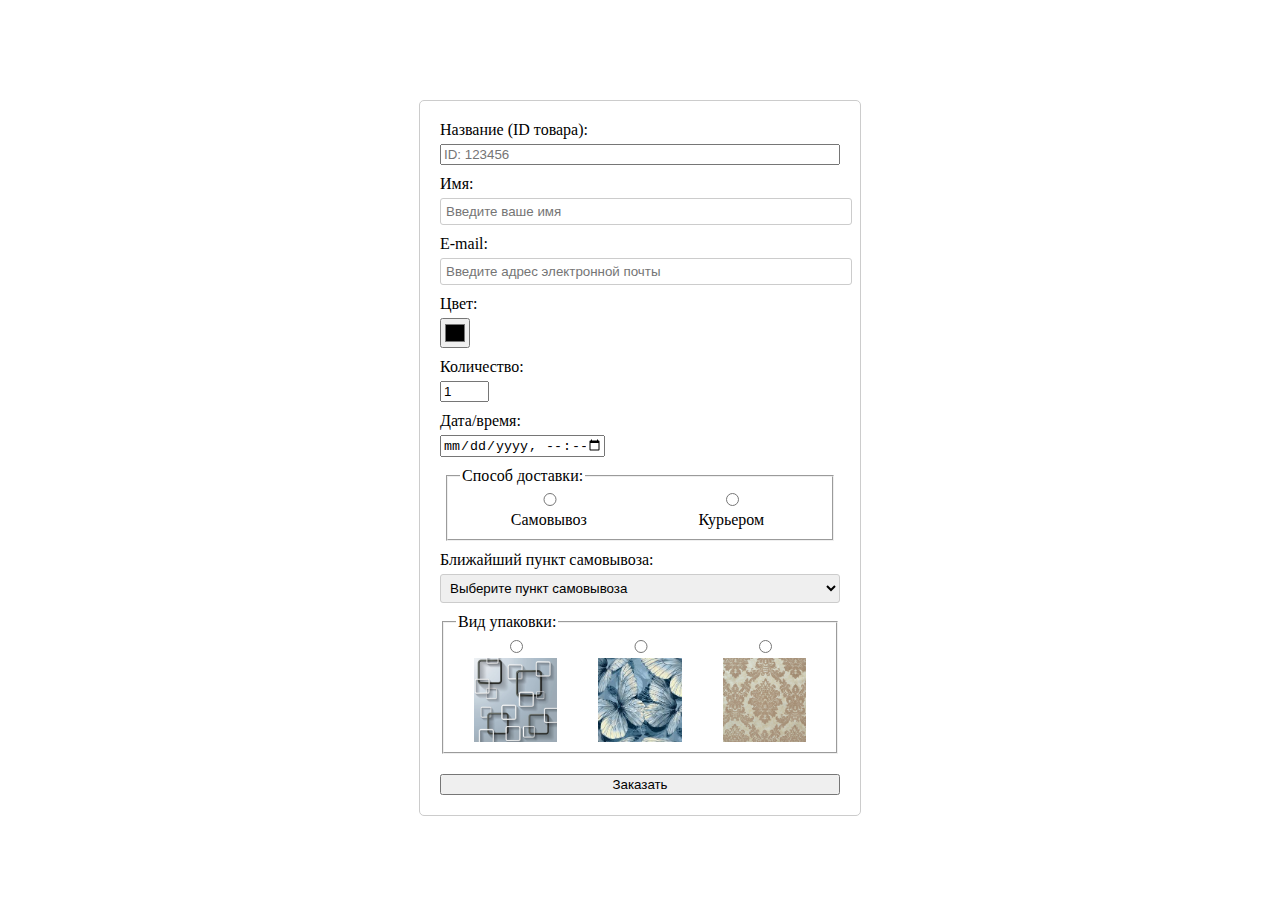
<file: form/index.html>
<!DOCTYPE html>
<html>
  <head>
    <meta charset="UTF-8" />
    <title>Заказ товара</title>
    <link rel="stylesheet" href="style.css" />
  </head>
  <body>
    <form>
      <label for="product-id">
        Название (ID товара):
        <input
        type="number"
        id="product-id"
        placeholder="ID: 123456"
        required
        />
      </label>
      <label for="name">
        Имя:
        <input type="text" id="name" placeholder="Введите ваше имя" />
      </label>
      <label for="email">
        E-mail:
        <input
          type="email"
          id="email"
          placeholder="Введите адрес электронной почты"
          required
        />
      </label>
      <label for="color">
        Цвет:
        <input type="color" id="color" />
      </label>
      <label for="quantity">
        Количество:
        <div class="quantity">
          <input type="number" min="1" max="100" value="1" />
        </div>
      </label>
      <label for="datetime">
        Дата/время:
        <input type="datetime-local" id="date-time" name="date-time" class="data-time" required />
      </label>
      <fieldset class="delivery-method">
        <legend>Cпособ доставки:</legend>
        <label class="center">
          <input
            type="radio"
            id="self-pickup"
            name="delivery-method"
            value="self-pickup"
            required
          />
       Самовывоз
        </label>
        <label class="center">
          <input
            type="radio"
            id="courier"
            name="delivery-method"
            value="courier"
            required
          />
          Курьером
        </label>
      </fieldset>
      <label for="pickup-location">
        Ближайший пункт самовывоза:
        <select id="pickup-location" required>
          <option value="">Выберите пункт самовывоза</option>
          <option value="location1">Пункт 1</option>
          <option value="location2">Пункт 2</option>
          <option value="location3">Пункт 3</option>
          <option value="location4">Пункт 4</option>
        </select>
      </label>
      <fieldset class="packaging">
        <legend>Вид упаковки:</legend>
        <label>
          <input
            type="radio"
            id="packaging1"
            name="packaging"
            value="option1"
            required
          />
          <img src="img/500x500.13f5cc0940a24374.jpg" alt="Упаковка 1" />
        </label>
        <label>
          <input
            type="radio"
            id="packaging2"
            name="packaging"
            value="option2"
            required
          />
          <img src="img/images.jpeg" alt="Упаковка 2" />
        </label>
        <label>
          <input
            type="radio"
            id="packaging3"
            name="packaging"
            value="option3"
            required
          />
          <img src="img/unnamed.jpg" alt="Упаковка 3" />
        </label>
      </fieldset>
      <button type="submit" class="submit-button">Заказать</button>
    </form>
  </body>
</html>
</file>
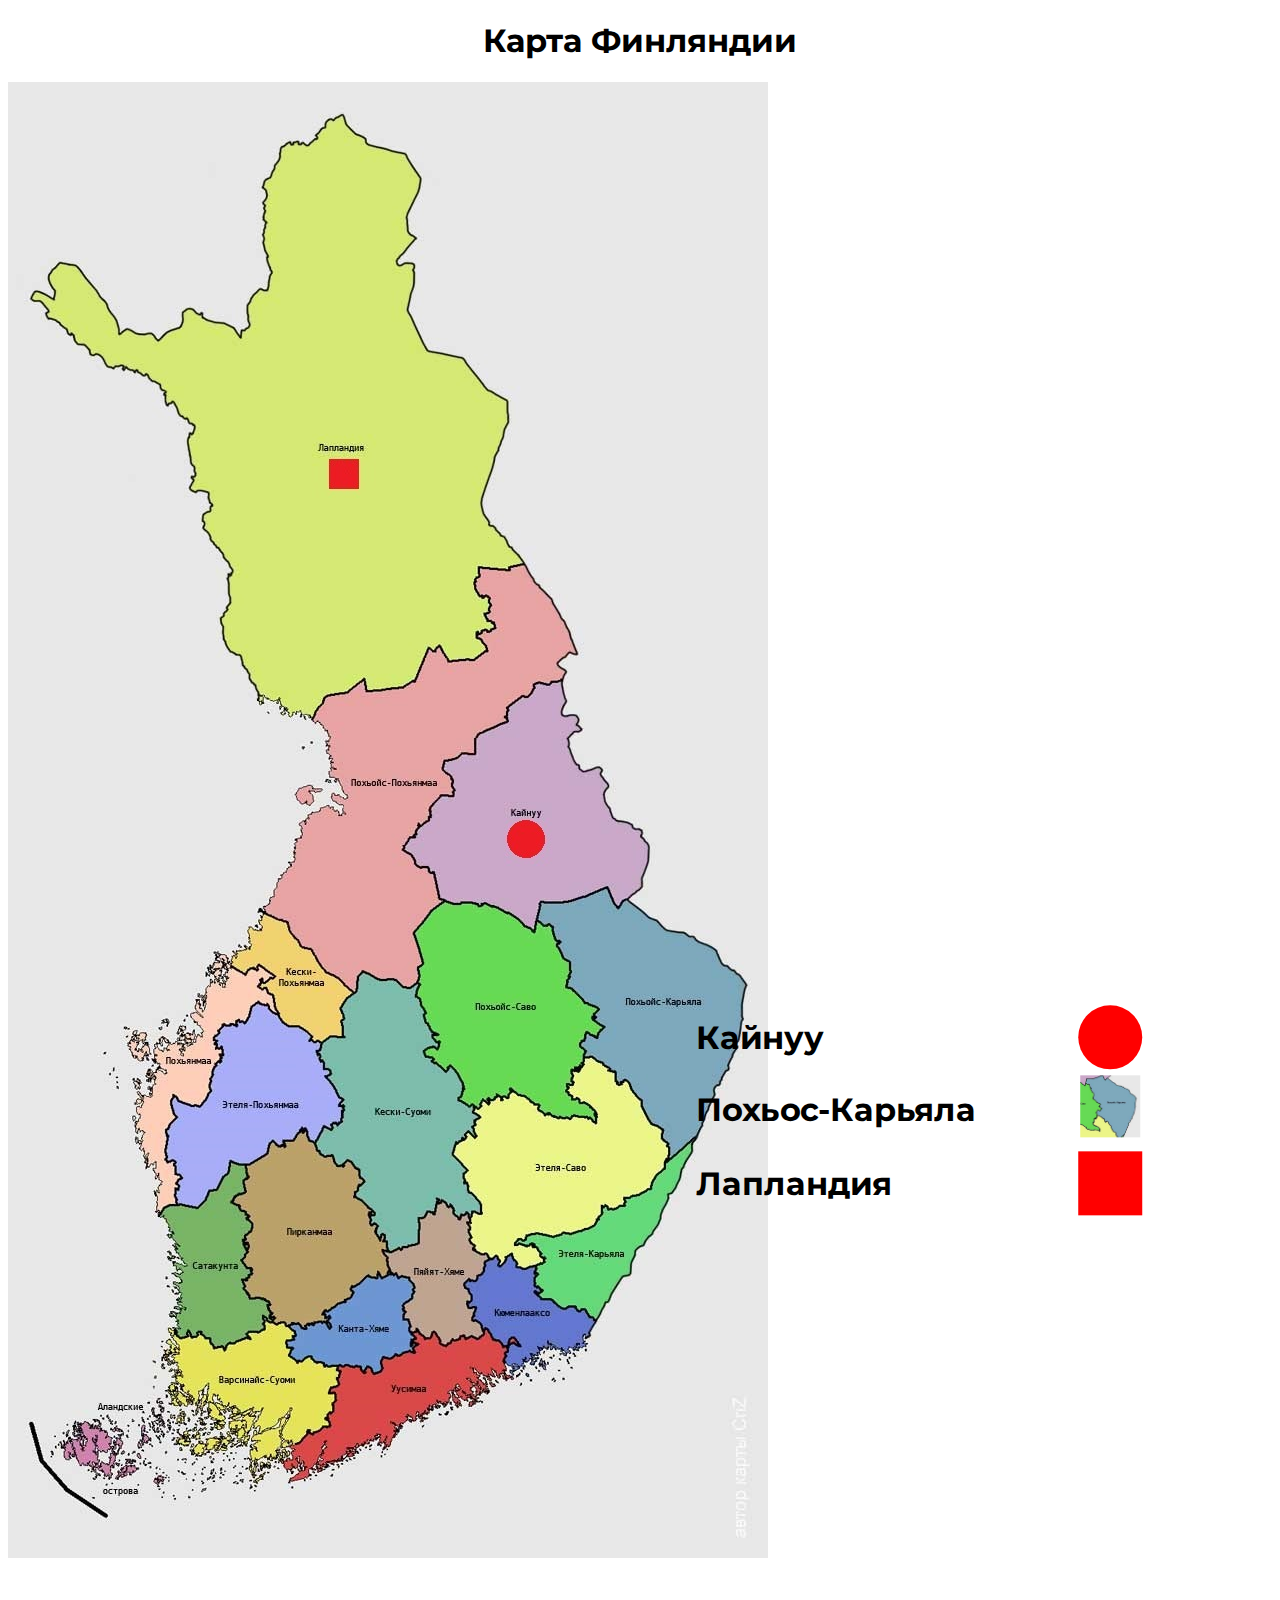
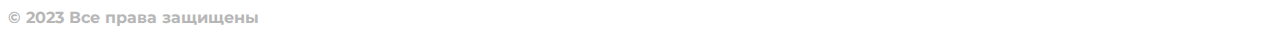
<file: interactive-map/index.html>
<!DOCTYPE html>
<html>
<head>
    <meta charset="UTF-8">
    <link href="https://fonts.googleapis.com/css2?family=Montserrat:wght@400;700&display=swap" rel="stylesheet">
    <meta name="viewport" content="width=device-width, initial-scale=1.0">
    <title>Карта Финляндии</title>
    <link rel="stylesheet" href="style.css">
</head>
<body>

  <h1 class="header">Карта Финляндии</h1>
 



<img src="images/finland_map1.jpg" usemap="#image-map">

<map name="image-map">
    <area target="_blank" alt=" Лапландия " title=" Лапландия " href="https://assets.gq.ru/photos/5dea2831808ea50008ab2033/16:9/w_2560%2Cc_limit/GettyImages-1130618266.jpg" coords="320,377,351,406" shape="rect">
    <area target="_blank" alt="Похьёйс Карьяла " title="Похьёйс Карьяла " href="https://tripmydream.cc/travelhub/travel/country/57/57.jpg" coords="657,1078,682,1056,707,1014,721,978,733,932,733,899,689,860,633,835,606,826,596,802,532,820,523,842,540,845,552,860,560,879,556,905,591,925,595,940,580,953,578,970,608,988,610,1001,616,1000,635,1018,643,1041,651,1046,661,1060" shape="poly">
    <area target="_blank" alt="Кайнуу" title="Кайнуу" href="https://ru.wikipedia.org/wiki/%D0%9A%D0%B0%D0%B9%D0%BD%D1%83%D1%83" coords="518,758,20" shape="circle">
</map>
    
    <table class="table">
        <tr>
          <td>Кайнуу</td>
          <td class="circle" > </td>
        </tr>
        <tr class="text">
          <td>Похьос-Карьяла</td>
          <td>
            <img class="kariala" src="images/mini_map.png" alt="Kariala">
          </td>
        </tr>
        <tr>
          <td>Лапландия</td>
          <td class="kainy"></td>
        </tr>
      </table>
    

    
    <div class="footer">
      © 2023 Все права защищены 
    </div>
</body>
</html>
</file>
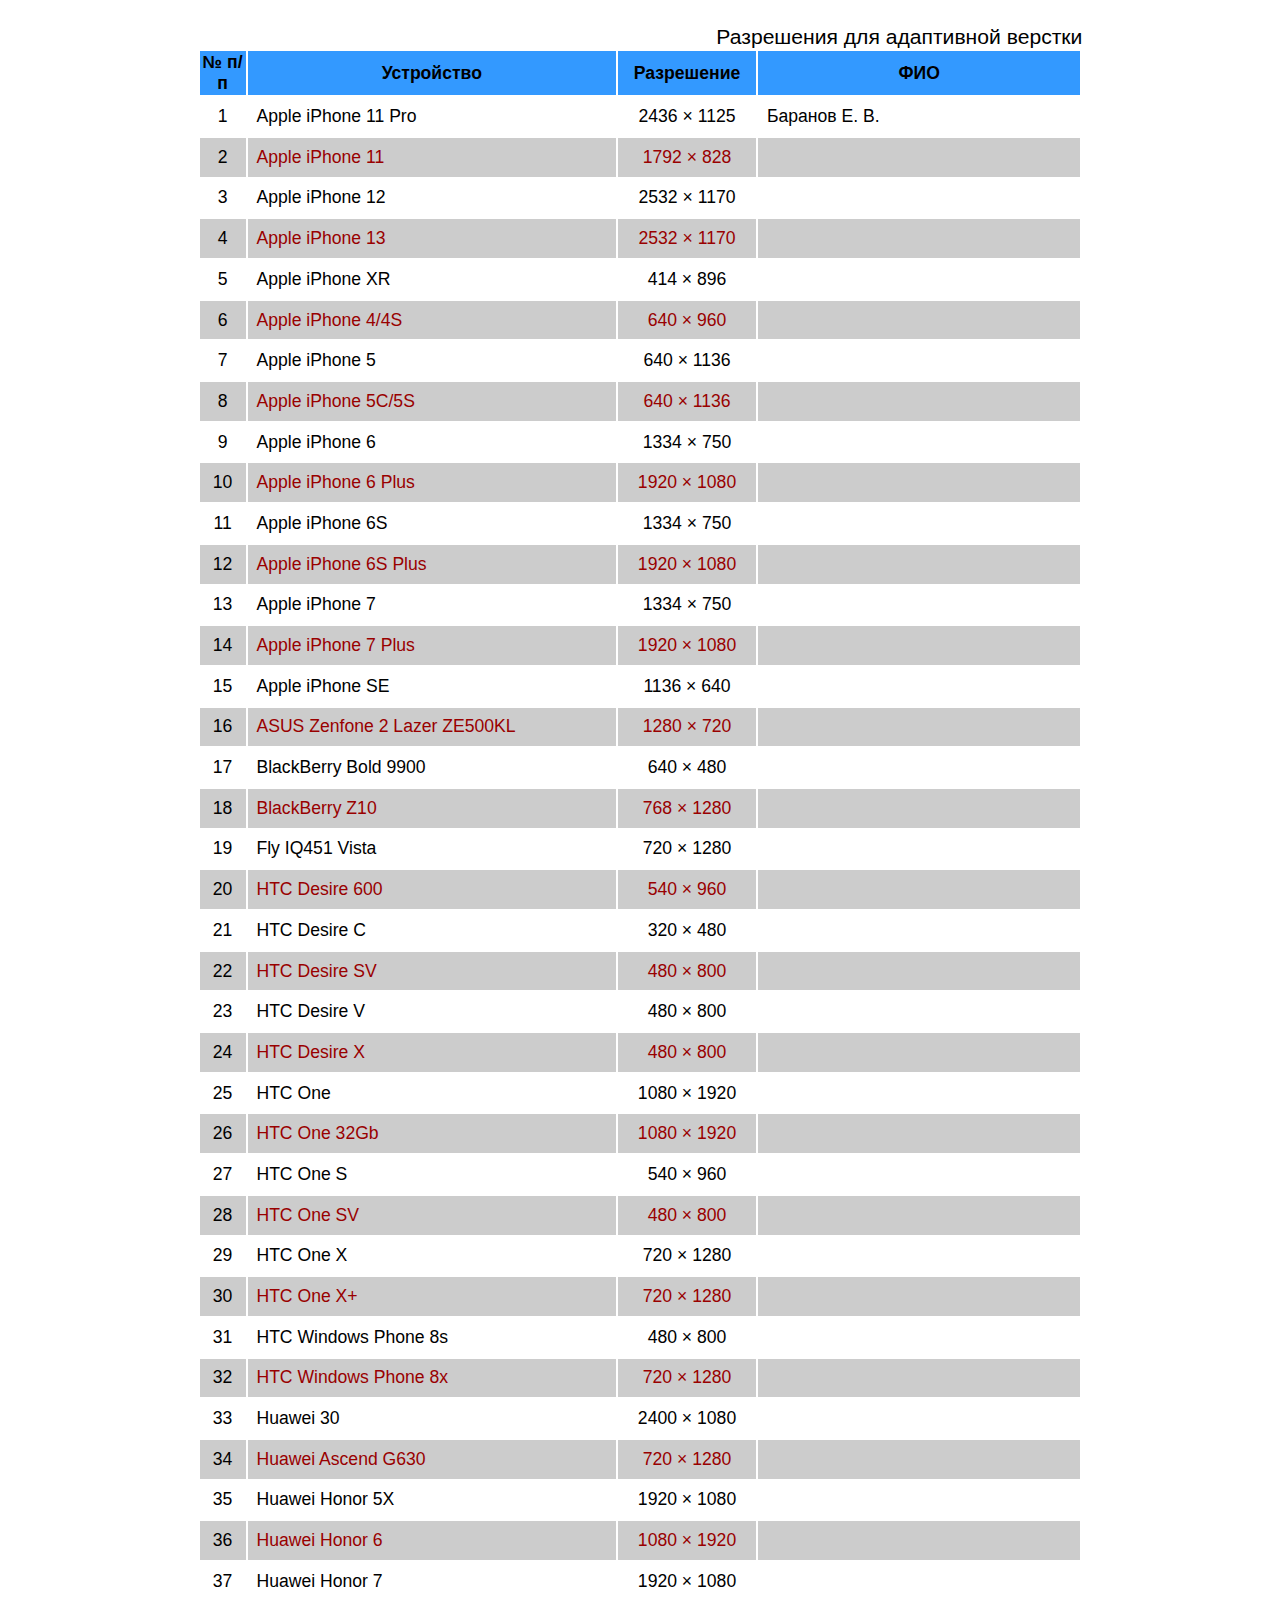
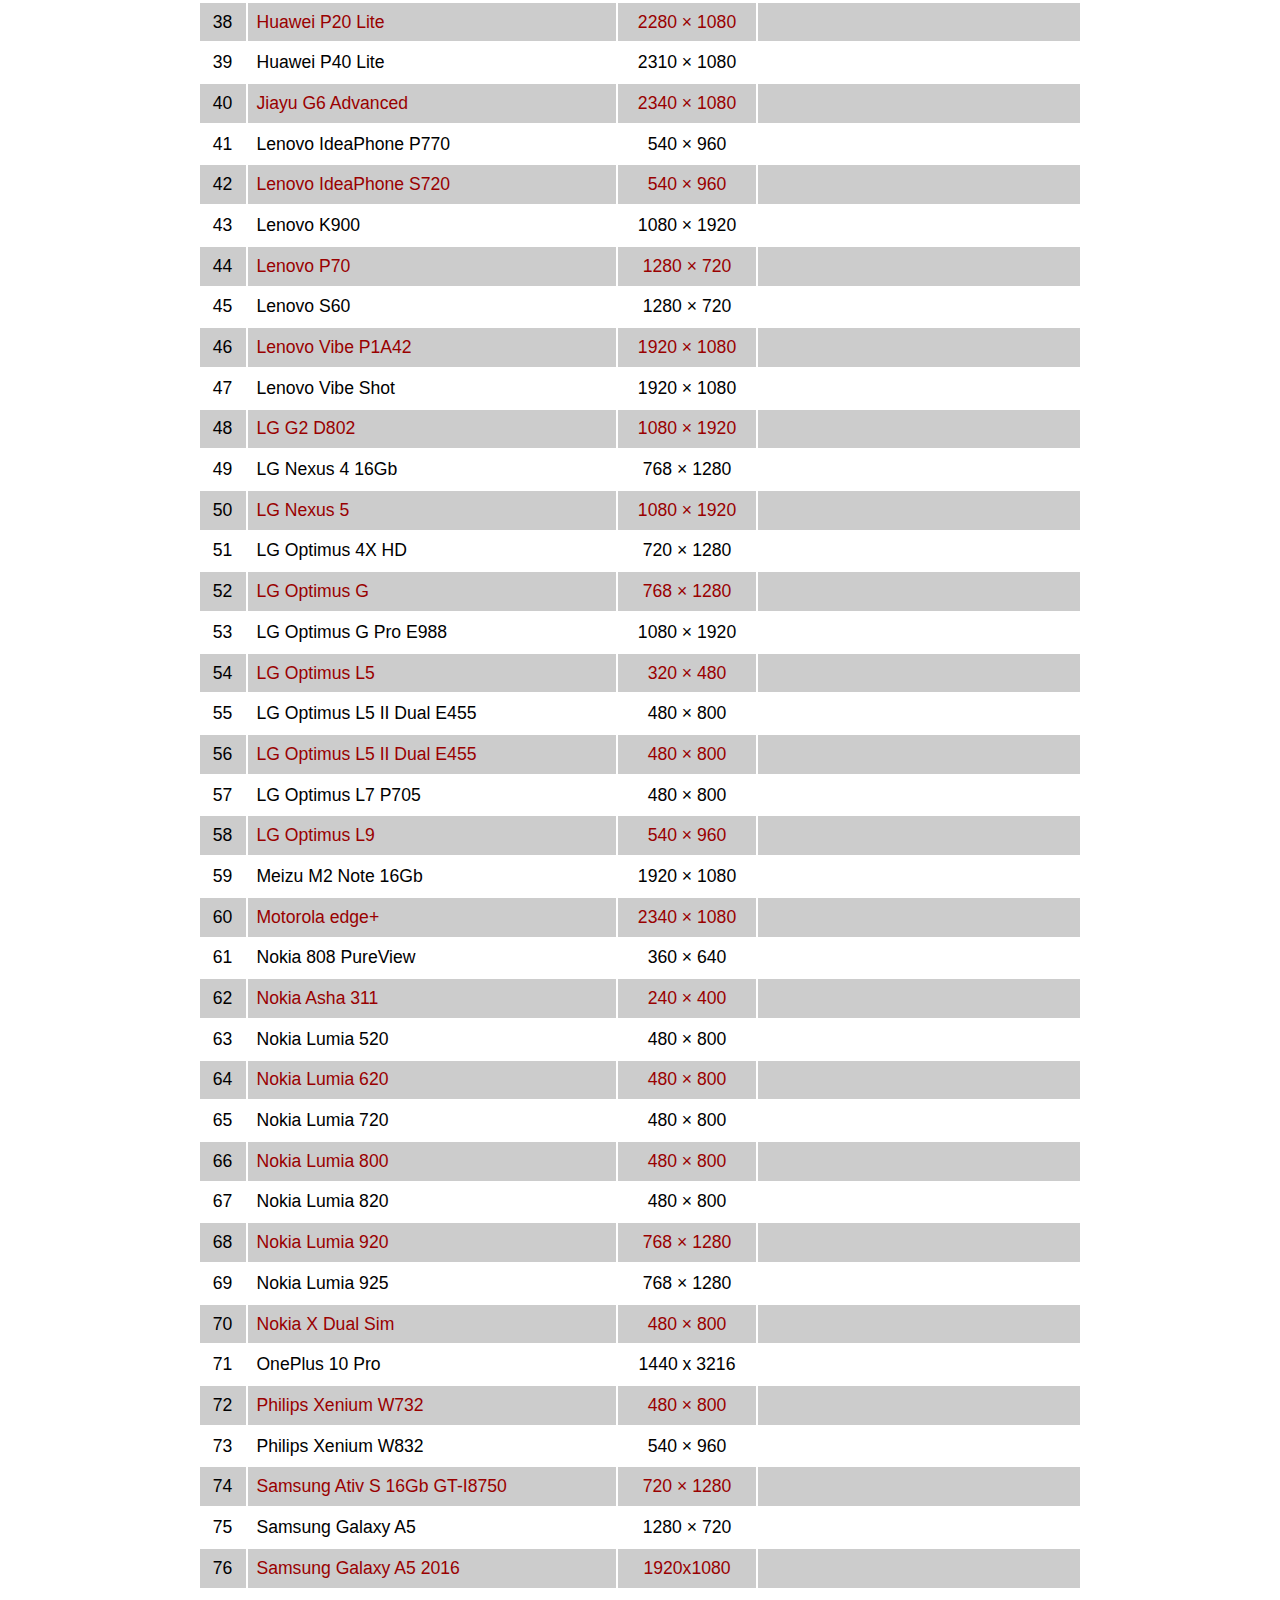
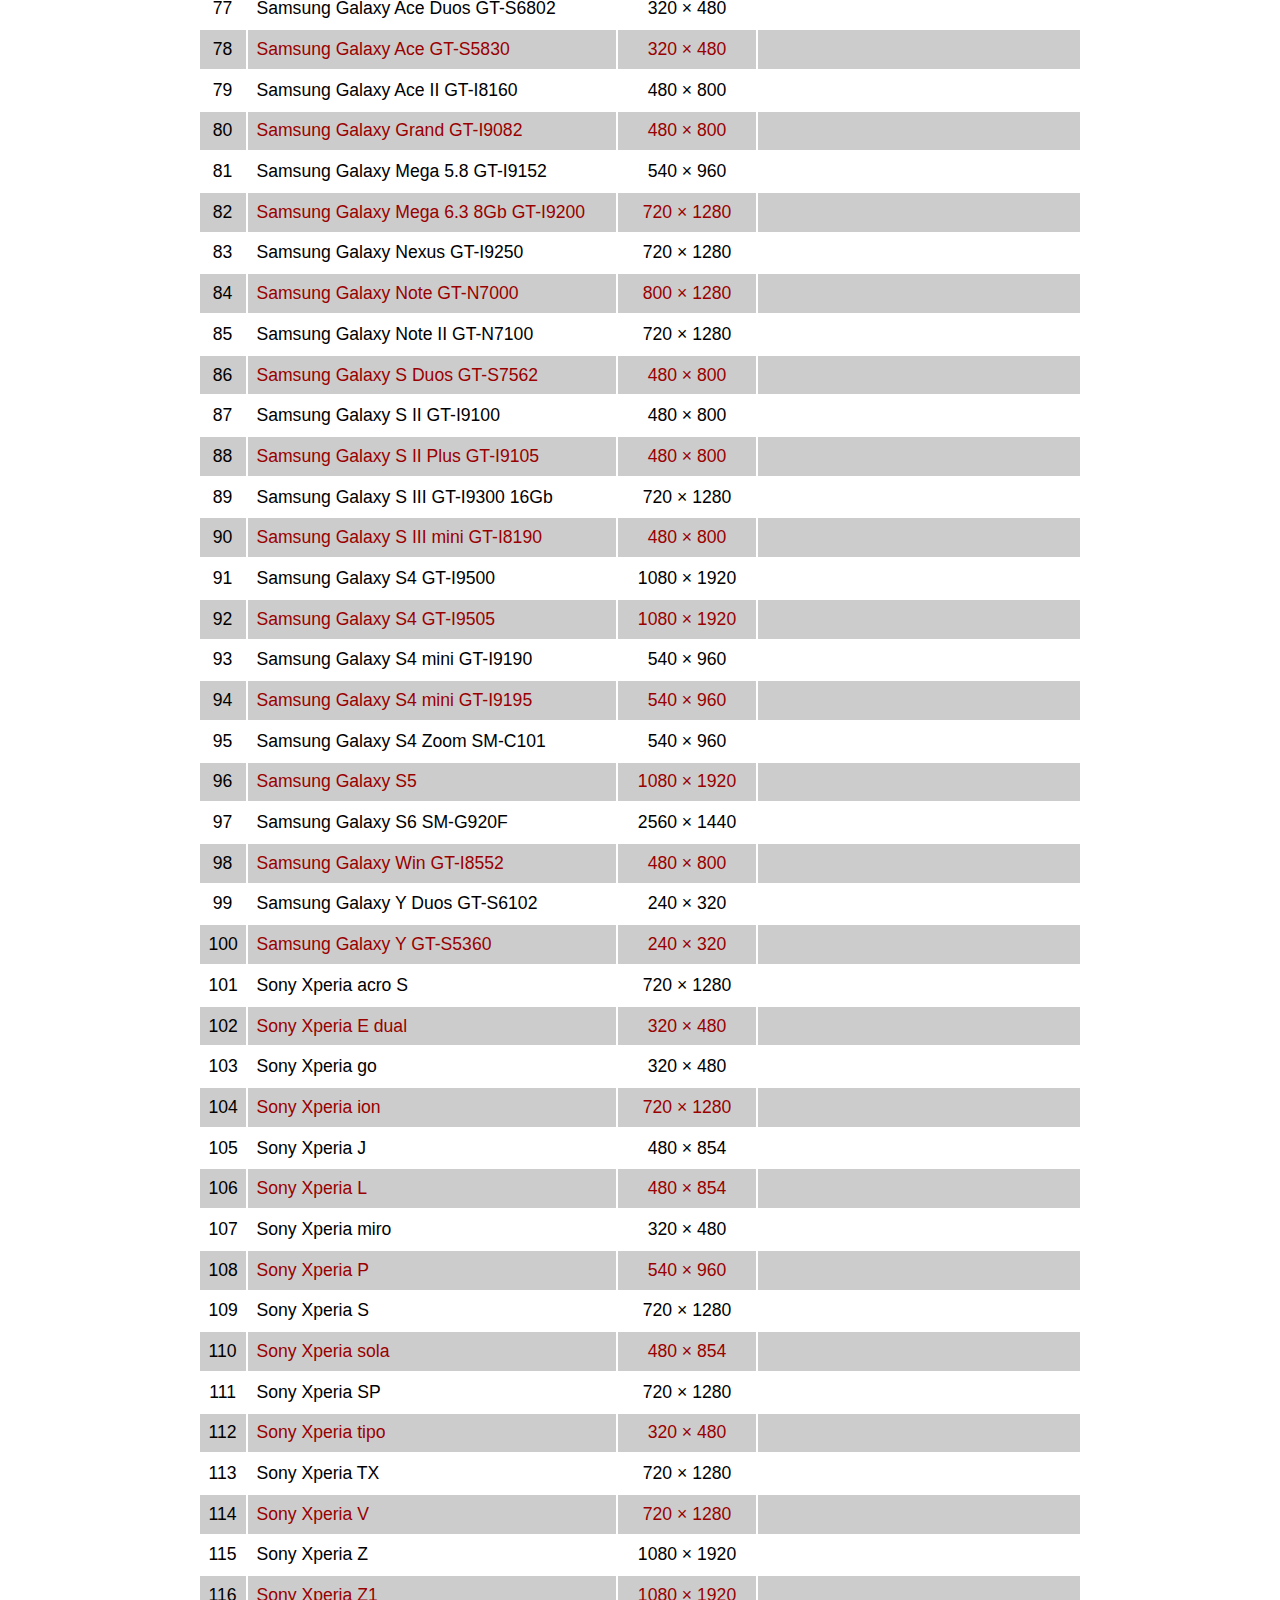
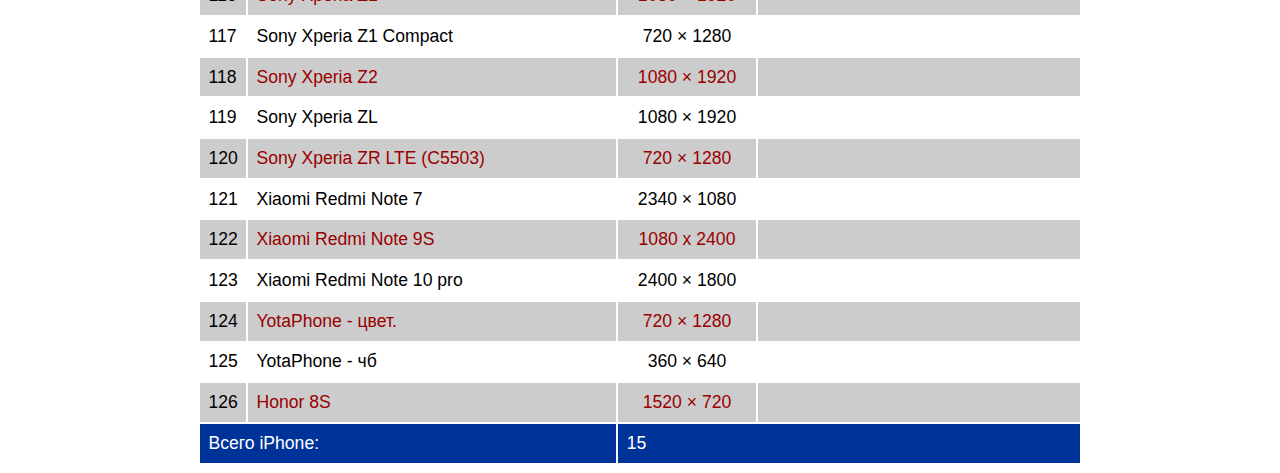
<file: table/index.html>
<!DOCTYPE html>
<html>
  <head>
  <meta http-equiv="content-type" content="text/html; charset=utf-8">
  <link rel="stylesheet" href="style.css">
  <title>Баранов | Таблица</title>
  </head>
 <body>

    <table>
        <caption>Разрешения для адаптивной верстки</caption>
        <thead>
            <tr>
                <th>№ п/п  </th>
                <th>Устройство</th>
                <th>Разрешение</th>
                <th>ФИО</th>
            </tr>
        </thead>
        <tbody>
            <tr>
                <td>1</td>
                <td>Apple iPhone 11 Pro</td>
                <td>2436 × 1125</td>
                <td>Баранов Е. В.</td>
            </tr>
            <tr>
              <td>2</td>
              <td>Apple iPhone 11</td>
              <td>1792 × 828</td>
              <td></td>
          </tr>
            <tr>
                <td>3</td>
                <td>Apple iPhone 12</td>
                <td>2532 × 1170</td>
                <td></td>
            </tr>
            <tr>
              <td>4</td>
              <td>Apple iPhone 13</td>
              <td>2532 × 1170</td>
              <td></td>
          </tr>
            <tr>
                <td>5</td>
                <td>Apple iPhone XR</td>
                <td>414 × 896</td>
                <td></td>
            </tr>
            <tr>
                <td>6</td>
                <td>Apple iPhone 4/4S</td>
                <td>640 × 960</td>
                <td></td>
            </tr>
            <tr>
                <td>7</td>
                <td>Apple iPhone 5</td>
                <td>640 × 1136</td>
                <td></td>
            </tr>
            <tr>
                <td>8</td>
                <td>Apple iPhone 5C/5S</td>
                <td>640 × 1136</td>
                <td></td>
            </tr>
            <tr>
                <td>9</td>
                <td>Apple iPhone 6</td>
                <td>1334 × 750</td>
                <td></td>
            </tr>
            <tr>
                <td>10</td>
                <td>Apple iPhone 6 Plus</td>
                <td>1920 × 1080</td>
                <td></td>
            </tr>
            <tr>
                <td>11</td>
                <td>Apple iPhone 6S</td>
                <td>1334 × 750</td>
                <td></td>
            </tr>
            <tr>
                <td>12</td>
                <td>Apple iPhone 6S Plus</td>
                <td>1920 × 1080</td>
                <td></td>
            </tr>
            <tr>
                <td>13</td>
                <td>Apple iPhone 7</td>
                <td>1334 × 750</td>
                <td></td>
            </tr>
            <tr>
                <td>14</td>
                <td>Apple iPhone 7 Plus</td>
                <td>1920 × 1080</td>
                <td></td>
            </tr>
            <tr>
                <td>15</td>
                <td>Apple iPhone SE</td>
                <td>1136 × 640</td>
                <td></td>
            </tr>
            <tr>
                <td>16</td>
                <td>ASUS Zenfone 2 Lazer ZE500KL</td>
                <td>1280 × 720</td>
                <td></td>
            </tr>
            <tr>
                <td>17</td>
                <td>BlackBerry Bold 9900</td>
                <td>640 × 480</td>
                <td></td>
            </tr>
            <tr>
                <td>18</td>
                <td>BlackBerry Z10</td>
                <td>768 × 1280</td>
                <td></td>
            </tr>
            <tr>
                <td>19</td>
                <td>Fly IQ451 Vista</td>
                <td>720 × 1280</td>
            </tr>
            <tr>
                <td>20</td>
                <td>HTC Desire 600</td>
                <td>540 × 960</td>
                <td></td>
            </tr>
            <tr>
                <td>21</td>
                <td>HTC Desire C</td>
                <td>320 × 480</td>
                <td></td>
            </tr>
            <tr>
                <td>22</td>
                <td>HTC Desire SV</td>
                <td>480 × 800</td>
                <td></td>
            </tr>
            <tr>
                <td>23</td>
                <td>HTC Desire V</td>
                <td>480 × 800</td>
                <td></td>
            </tr>
            <tr>
                <td>24</td>
                <td>HTC Desire X</td>
                <td>480 × 800</td>
                <td></td>
            </tr>
            <tr>
                <td>25</td>
                <td>HTC One</td>
                <td>1080 × 1920</td>
                <td></td>
            </tr>
            <tr>
                <td>26</td>
                <td>HTC One 32Gb</td>
                <td>1080 × 1920</td>
                <td></td>
            </tr>
            <tr>
                <td>27</td>
                <td>HTC One S</td>
                <td>540 × 960</td>
                <td></td>
            </tr>
            <tr>
                <td>28</td>
                <td>HTC One SV</td>
                <td>480 × 800</td>
                <td></td>
            </tr>
            <tr>
                <td>29</td>
                <td>HTC One X</td>
                <td>720 × 1280</td>
                <td></td>
            </tr>
            <tr>
                <td>30</td>
                <td>HTC One X+</td>
                <td>720 × 1280</td>
                <td></td>
            </tr>
            <tr>
                <td>31</td>
                <td>HTC Windows Phone 8s</td>
                <td>480 × 800</td>
                <td></td>
            </tr>
            <tr>
                <td>32</td>
                <td>HTC Windows Phone 8x</td>
                <td>720 × 1280</td>
                <td></td>
            </tr>
            <tr>
              <td>33</td>
              <td>Huawei 30</td>
              <td>2400 × 1080</td>
              <td></td>
            </tr>
            <tr>
                <td>34</td>
                <td>Huawei Ascend G630</td>
                <td>720 × 1280</td>
                <td></td>
            </tr>
            <tr>
                <td>35</td>
                <td>Huawei Honor 5X</td>
                <td>1920 × 1080</td>
                <td></td>
            </tr>
            <tr>
                <td>36</td>
                <td>Huawei Honor 6</td>
                <td>1080 × 1920</td>
                <td></td>
            </tr>
            <tr>
                <td>37</td>
                <td>Huawei Honor 7</td>
                <td>1920 × 1080</td>
                <td></td>
            </tr>
            <tr>
              <td>38</td>
              <td>Huawei P20 Lite</td>
              <td>2280 × 1080</td>
              <td></td>
            </tr>
            <tr>
                <td>39</td>
                <td>Huawei P40 Lite</td>
                <td>2310 × 1080</td>
                <td></td>
            </tr>
            <tr>
                <td>40</td>
                <td>Jiayu G6 Advanced</td>
                <td>2340 × 1080</td>
                <td></td>
            </tr>
            <tr>
                <td>41</td>
                <td>Lenovo IdeaPhone P770</td>
                <td>540 × 960</td>
                <td></td>
            </tr>
            <tr>
                <td>42</td>
                <td>Lenovo IdeaPhone S720</td>
                <td>540 × 960</td>
                <td></td>
            </tr>
            <tr>
                <td>43</td>
                <td>Lenovo K900</td>
                <td>1080 × 1920</td>
                <td></td>
            </tr>
            <tr>
                <td>44</td>
                <td>Lenovo P70</td>
                <td>1280 × 720</td>
                <td></td>
            </tr>
            <tr>
                <td>45</td>
                <td>Lenovo S60</td>
                <td>1280 × 720</td>
                <td></td>
            </tr>
            <tr>
                <td>46</td>
                <td>Lenovo Vibe P1A42</td>
                <td>1920 × 1080</td>
                <td></td>
            </tr>
            <tr>
                <td>47</td>
                <td>Lenovo Vibe Shot</td>
                <td>1920 × 1080</td>
                <td></td>
            </tr>
            <tr>
                <td>48</td>
                <td>LG G2 D802</td>
                <td>1080 × 1920</td>
                <td></td>
            </tr>
            <tr>
                <td>49</td>
                <td>LG Nexus 4 16Gb</td>
                <td>768 × 1280</td>
                <td></td>
            </tr>
            <tr>
                <td>50</td>
                <td>LG Nexus 5</td>
                <td>1080 × 1920</td>
                <td></td>
            </tr>
            <tr>
                <td>51</td>
                <td>LG Optimus 4X HD</td>
                <td>720 × 1280</td>
                <td></td>
            </tr>
            <tr>
                <td>52</td>
                <td>LG Optimus G</td>
                <td>768 × 1280</td>
                <td></td>
            </tr>
            <tr>
                <td>53</td>
                <td>LG Optimus G Pro E988</td>
                <td>1080 × 1920</td>
                <td></td>
            </tr>
            <tr>
                <td>54</td>
                <td>LG Optimus L5</td>
                <td>320 × 480</td>
                <td></td>
            </tr>
            <tr>
                <td>55</td>
                <td>LG Optimus L5 II Dual E455</td>
                <td>480 × 800</td>
                <td></td>
            </tr>
            <tr>
                <td>56</td>
                <td>LG Optimus L5 II Dual E455</td>
                <td>480 × 800</td>
                <td></td>
            </tr>
            <tr>
                <td>57</td>
                <td>LG Optimus L7 P705</td>
                <td>480 × 800</td>
                <td></td>
            </tr>
            <tr>
                <td>58</td>
                <td>LG Optimus L9</td>
                <td>540 × 960</td>
                <td></td>
            </tr>
            <tr>
                <td>59</td>
                <td>Meizu M2 Note 16Gb</td>
                <td>1920 × 1080</td>
                <td></td>
            </tr>
            <tr>
              <td>60</td>
              <td>Motorola edge+</td>
              <td>2340 × 1080</td>
              <td></td>
          </tr>
            <tr>
                <td>61</td>
                <td>Nokia 808 PureView</td>
                <td>360 × 640</td>
                <td></td>
            </tr>
            <tr>
                <td>62</td>
                <td>Nokia Asha 311</td>
                <td>240 × 400</td>
                <td></td>
            </tr>
            <tr>
                <td>63</td>
                <td>Nokia Lumia 520</td>
                <td>480 × 800</td>
                <td></td>
            </tr>
            <tr>
                <td>64</td>
                <td>Nokia Lumia 620</td>
                <td>480 × 800</td>
                <td></td>
            </tr>
            <tr>
                <td>65</td>
                <td>Nokia Lumia 720</td>
                <td>480 × 800</td>
                <td></td>
            </tr>
            <tr>
                <td>66</td>
                <td>Nokia Lumia 800</td>
                <td>480 × 800</td>
                <td></td>
            </tr>
            <tr>
                <td>67</td>
                <td>Nokia Lumia 820</td>
                <td>480 × 800</td>
                <td></td>
            </tr>
            <tr>
                <td>68</td>
                <td>Nokia Lumia 920</td>
                <td>768 × 1280</td>
                <td></td>
            </tr>
            <tr>
                <td>69</td>
                <td>Nokia Lumia 925</td>
                <td>768 × 1280</td>
                <td></td>
            </tr>
            <tr>
                <td>70</td>
                <td>Nokia X Dual Sim</td>
                <td>480 × 800</td>
                <td></td>
            </tr>
            <tr>
              <td>71</td>
              <td>OnePlus 10 Pro</td>
              <td>1440 x 3216</td>
              <td></td>
          </tr>
            <tr>
                <td>72</td>
                <td>Philips Xenium W732</td>
                <td>480 × 800</td>
                <td></td>
            </tr>
            <tr>
                <td>73</td>
                <td>Philips Xenium W832</td>
                <td>540 × 960</td>
                <td></td>
            </tr>
            <tr>

                <td>74</td>
                <td>Samsung Ativ S 16Gb GT-I8750</td>
                <td>720 × 1280</td>
                <td></td>
            </tr>
            
            
            <tr>
                <td>75</td>
                <td>Samsung Galaxy A5</td>
                <td>1280 × 720</td>
                <td></td>
            </tr>
            <tr>
                <td>76</td>
                <td>Samsung Galaxy A5 2016</td>
                <td>1920х1080</td>
                <td></td>
            </tr>
            <tr>
                <td>77</td>
                <td>Samsung Galaxy Ace Duos GT-S6802</td>
                <td>320 × 480</td>
                <td></td>
            </tr>
            <tr>
                <td>78</td>
                <td>Samsung Galaxy Ace GT-S5830</td>
                <td>320 × 480</td>
                <td></td>
            </tr>
            <tr>
                <td>79</td>
                <td>Samsung Galaxy Ace II GT-I8160</td>
                <td>480 × 800</td>
                <td></td>
            </tr>
            <tr>
                <td>80</td>
                <td>Samsung Galaxy Grand GT-I9082</td>
                <td>480 × 800</td>
                <td></td>
            </tr>
            <tr>
                <td>81</td>
                <td>Samsung Galaxy Mega 5.8 GT-I9152</td>
                <td>540 × 960</td>
                <td></td>
            </tr>
            <tr>

                <td>82</td>
                <td>Samsung Galaxy Mega 6.3 8Gb GT-I9200</td>
                <td>720 × 1280</td>
                <td></td>
            </tr>
            <tr>
                <td>83</td>
                <td>Samsung Galaxy Nexus GT-I9250</td>
                <td>720 × 1280</td>
                <td></td>
            </tr>
            <tr>
                <td>84</td>
                <td>Samsung Galaxy Note GT-N7000</td>
                <td>800 × 1280</td>
                <td></td>
            </tr>
            <tr>
                <td>85</td>
                <td>Samsung Galaxy Note II GT-N7100</td>
                <td>720 × 1280</td>
                <td></td>
            </tr>
            <tr>
                <td>86</td>
                <td>Samsung Galaxy S Duos GT-S7562</td>
                <td>480 × 800</td>
                <td></td>
            </tr>
            <tr>
                <td>87</td>
                <td>Samsung Galaxy S II GT-I9100</td>
                <td>480 × 800</td>
                <td></td>
            </tr>
            <tr>
                <td>88</td>
                <td>Samsung Galaxy S II Plus GT-I9105</td>
                <td>480 × 800</td>
                <td></td>
            </tr>
            <tr>
                <td>89</td>
                <td>Samsung Galaxy S III GT-I9300 16Gb</td>
                <td>720 × 1280</td>
                <td></td>
            </tr>
            <tr>
                <td>90</td>
                <td>Samsung Galaxy S III mini GT-I8190</td>
                <td>480 × 800</td>
                <td></td>
            </tr>
            <tr>
                <td>91</td>
                <td>Samsung Galaxy S4 GT-I9500</td>
                <td>1080 × 1920</td>
                <td></td>
            </tr>
            <tr>
                <td>92</td>
                <td>Samsung Galaxy S4 GT-I9505</td>
                <td>1080 × 1920</td>
                <td></td>
            </tr>
            <tr>
                <td>93</td>
                <td>Samsung Galaxy S4 mini GT-I9190</td>
                <td>540 × 960</td>
                <td></td>
            </tr>
            <tr>
                <td>94</td>
                <td>Samsung Galaxy S4 mini GT-I9195</td>
                <td>540 × 960</td>
                <td></td>
            </tr>
            <tr>
                <td>95</td>
                <td>Samsung Galaxy S4 Zoom SM-C101</td>
                <td>540 × 960</td>
                <td></td>
            </tr>
            <tr>
                <td>96</td>
                <td>Samsung Galaxy S5</td>
                <td>1080 × 1920</td>
                <td></td>
            </tr>
            <tr>
                <td>97</td>
                <td>Samsung Galaxy S6 SM-G920F</td>
                <td>2560 × 1440</td>
                <td></td>
            </tr>
            <tr>
                <td>98</td>
                <td>Samsung Galaxy Win GT-I8552</td>
                <td>480 × 800</td>
                <td></td>
            </tr>
            <tr>
                <td>99</td>
                <td>Samsung Galaxy Y Duos GT-S6102</td>
                <td>240 × 320</td>
                <td></td>
            </tr>
            <tr>
                <td>100</td>
                <td>Samsung Galaxy Y GT-S5360</td>
                <td>240 × 320</td>
                <td></td>
            </tr>
            <tr>
                <td>101</td>
                <td>Sony Xperia acro S</td>
                <td>720 × 1280</td>
                <td></td>
            </tr>
            <tr>
                <td>102</td>
                <td>Sony Xperia E dual</td>
                <td>320 × 480</td>
                <td></td>
            </tr>
            <tr>
                <td>103</td>
                <td>Sony Xperia go</td>
                <td>320 × 480</td>
                <td></td>
            </tr>
            <tr>
                <td>104</td>
                <td>Sony Xperia ion</td>
                <td>720 × 1280</td>
                <td></td>
            </tr>
            <tr>
                <td>105</td>
                <td>Sony Xperia J</td>
                <td>480 × 854</td>
                <td></td>
            </tr>
            <tr>
                <td>106</td>
                <td>Sony Xperia L</td>
                <td>480 × 854</td>
                <td></td>
            </tr>
            <tr>
                <td>107</td>
                <td>Sony Xperia miro</td>
                <td>320 × 480</td>
                <td></td>
            </tr>
            <tr>
                <td>108</td>
                <td>Sony Xperia P</td>
                <td>540 × 960</td>
                <td></td>
            </tr>
            <tr>
                <td>109</td>
                <td>Sony Xperia S</td>
                <td>720 × 1280</td>
                <td></td>
            </tr>
            <tr>
                <td>110</td>
                <td>Sony Xperia sola</td>
                <td>480 × 854</td>
                <td></td>
            </tr>
            <tr>
                <td>111</td>
                <td>Sony Xperia SP</td>
                <td>720 × 1280</td>
                <td></td>
            </tr>
            <tr>
                <td>112</td>
                <td>Sony Xperia tipo</td>
                <td>320 × 480</td>
                <td></td>
            </tr>
            <tr>
                <td>113</td>
                <td>Sony Xperia TX</td>
                <td>720 × 1280</td>
                <td></td>
            </tr>
            <tr>
                <td>114</td>
                <td>Sony Xperia V</td>
                <td>720 × 1280</td>
                <td></td>
            </tr>
            <tr>
                <td>115</td>
                <td>Sony Xperia Z</td>
                <td>1080 × 1920</td>
                <td></td>
            </tr>
            <tr>
                <td>116</td>
                <td>Sony Xperia Z1</td>
                <td>1080 × 1920</td>
                <td></td>
            </tr>
            <tr>
                <td>117</td>
                <td>Sony Xperia Z1 Compact</td>
                <td>720 × 1280</td>
                <td></td>
            </tr>
            <tr>
                <td>118</td>
                <td>Sony Xperia Z2</td>
                <td>1080 × 1920</td>
                <td></td>
            </tr>
            <tr>
                <td>119</td>
                <td>Sony Xperia ZL</td>
                <td>1080 × 1920</td>
                <td></td>
            </tr>
            <tr>
                <td>120</td>
                <td>Sony Xperia ZR LTE (C5503)</td>
                <td>720 × 1280</td>
                <td></td>
            </tr>
            <tr>
                <td>121</td>
                <td>Xiaomi Redmi Note 7</td>
                <td>2340 × 1080</td>
                <td></td>
            </tr>
            <tr>
              <td>122</td>
              <td>Xiaomi Redmi Note 9S</td>
              <td>1080 x 2400</td>
              <td></td>
          </tr>
            <tr>
                <td>123</td>
                <td>Xiaomi Redmi Note 10 pro</td>
                <td>2400 × 1800</td>
                <td></td>
            </tr>
            <tr>
                <td>124</td>
                <td>YotaPhone - цвет.</td>
                <td>720 × 1280</td>
                <td></td>
            </tr>
            <tr>
                <td>125</td>
                <td>YotaPhone - чб</td>
                <td>360 × 640</td>
                <td></td>
            </tr>
            <tr>
                <td>126</td>
                <td>Honor 8S</td>
                <td>1520  × 720</td>
                <td></td>
            </tr>
        </tbody>
        <tfoot>
            <tr>
                <td colspan="2">Всего iPhone:</td>
                <td colspan="2">15</td>
            </tr>
        </tfoot>
    </table>
 </body>
</html>
</file>
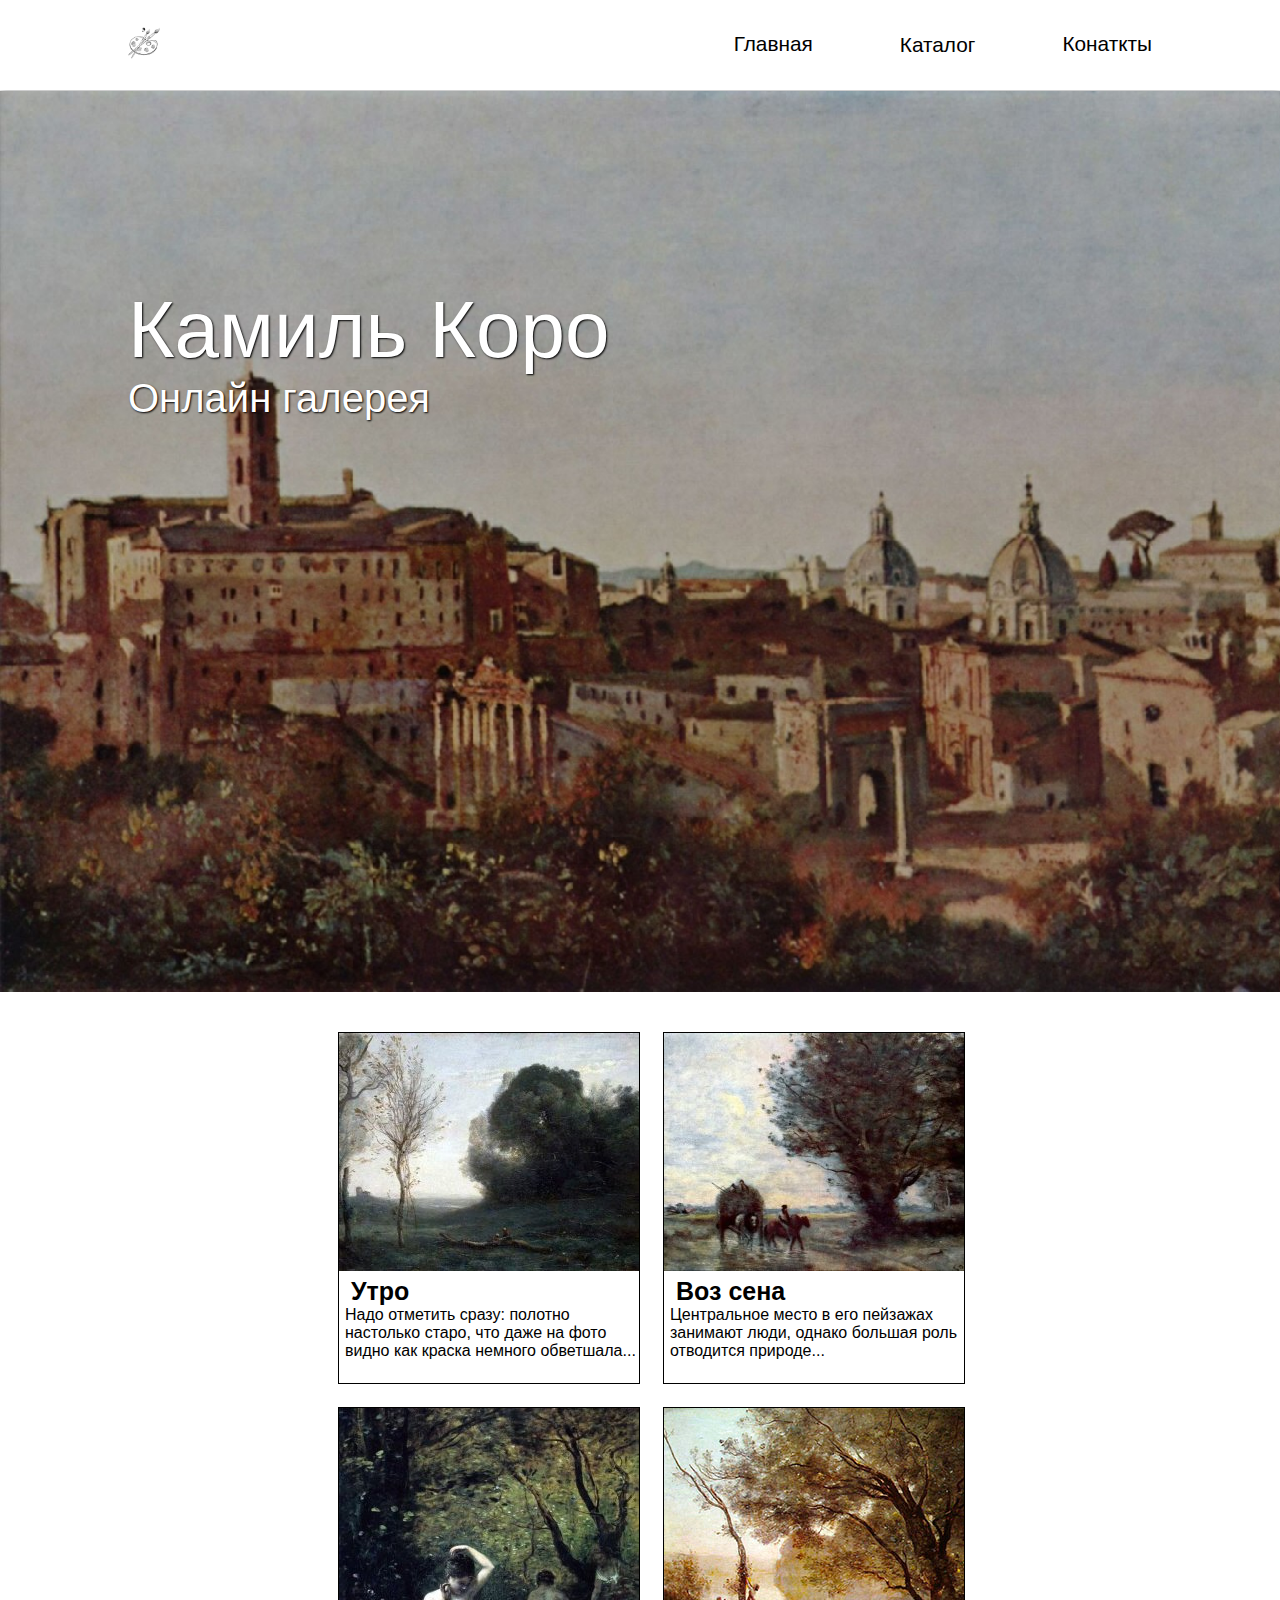
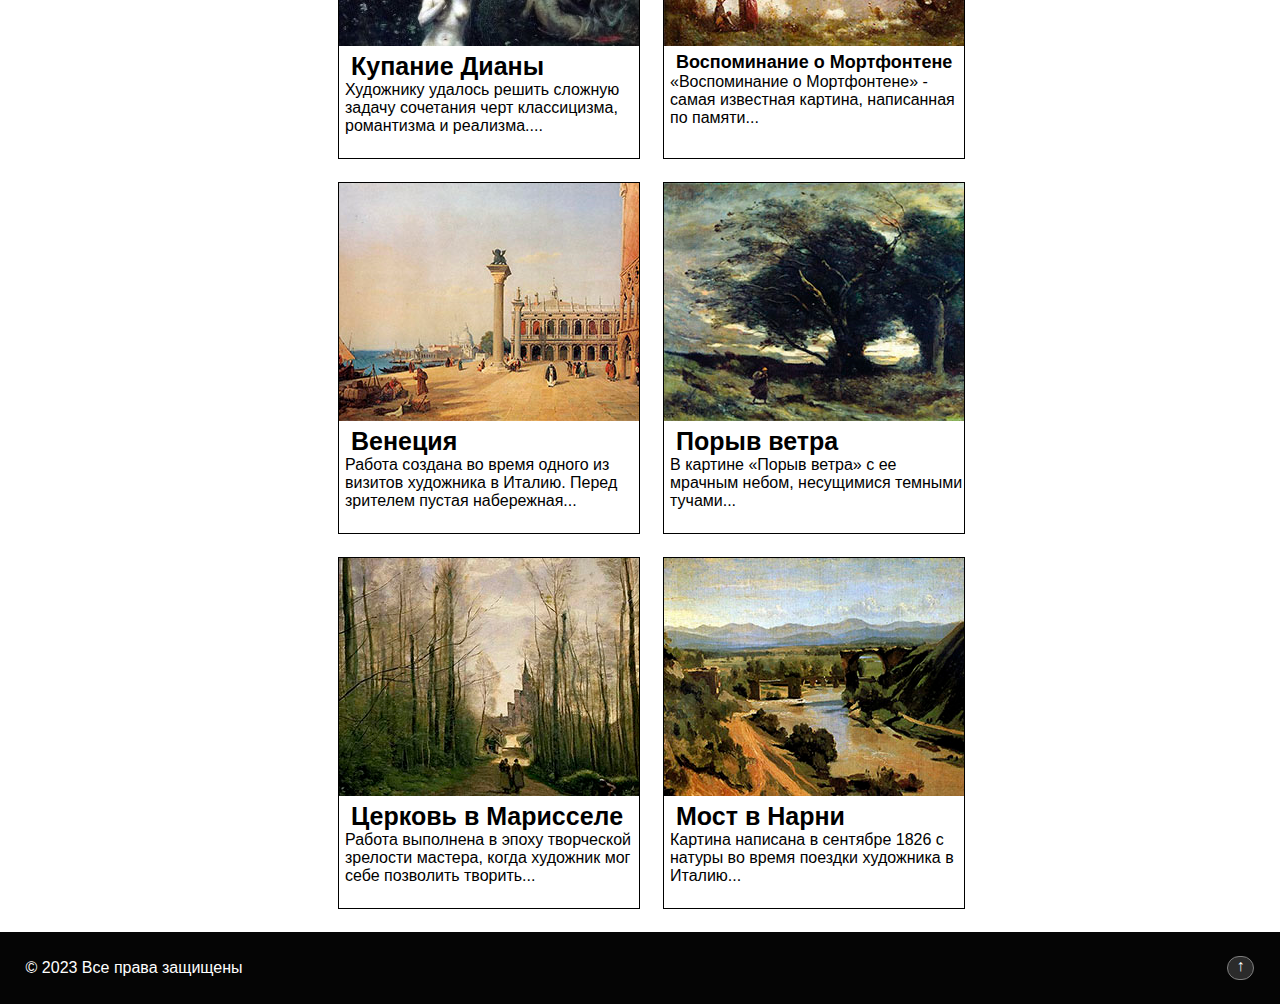
<file: galary/index1.html>
<!DOCTYPE html>
<html>

<head>

	<meta charset="utf-8">
	<title>Галерея Камиля Коро </title>
	<link rel="stylesheet" href="style.css">

</head>
<div>

	<div class=" header">
		
			<div class="header-line">
				<div class="header-logo">
					<img src="images/logo.png" height="10%" width="10%" alt="лого"> 
			
				</div>
			</div>
			<div class="head">
				<div class="nav">
					
					<a class="nav-item" href="index1.html"> Главная </a>
					<div class="dropdown">
						<button onclick="myFunction()" class="dropbtn">Каталог</button>
						  <div id="myDropdown" class="dropdown-content">
							<a href="index2.html">Утро</a>
                            <a href="index3.html">Воз сена</a>
							<a href="index4.html">Купание Дианы</a>
							<a href="index5.html">Воспоминание о Мортфонтене</a>
							<a href="index6.html">Венеция</a>
							<a href="index7.html">Порыв ветра</a>
							<a href="index8.html">Церковь в Марисселе </a>
							<a href="index9.html">Мост в Нарни</a>
						  </div>
						</div>
					<a class="nav-item" href="https://www.instagram.com/baranove_0"> Конаткты </a>
				</div>
			</div>
		</div>
	
		</div>
	<div class="main-page">
		<div class="name"> Камиль Коро
			<div class="name-sec"> Онлайн галерея </div>
		</div>
	</div>
	<div class="page">
		<div class="izb"> </div>
		<div class="container-1">

			<div class="block block1" onclick="location.href='index2.html'">
				<div class="pain1">
					<img src="images/utro_300x238.jpg" width="100%" height="68%" alt="Утро Камиль Коро" >
				</div>
				<div class="text1">Утро</div>
				<div class="dis1">  Надо отметить сразу: полотно настолько старо, что даже на фото видно как краска немного обветшала... </div>

			</div>

			<div class="block block2" onclick="location.href='index3.html'">
				<div class="pain2"><img src="images/voz_sena_300x238.jpg" width="100%" height="68%" alt="Воз Сена Камиль Коро" ></div>
				<div class="text2">Воз сена</div>
				<div class="dis2">Центральное место в его пейзажах занимают люди, однако большая роль отводится природе... </div>

			</div>

			<div class="block block3" onclick="location.href='index4.html'">
				<div class="pain3">
					<img src="images/kupanie_diani_300x238.jpg" width="100%" height="68%" alt="Купание Дианы Камиль Коро" >	
				</div>
				<div class="text3">Купание Дианы</div>
				<div class="dis3"> Художнику удалось решить сложную задачу сочетания черт классицизма, романтизма и реализма.... </div>

			</div>

			<div class="block block4" onclick="location.href='index5.html'">
				<div class="pain4">
					<img src="images/vospominanie-o-mortfontene.png" width="100%" height="68%" alt="Воспоминание о Мортфонтене Камиль Коро" >
				</div>
				<div class="text4">Воспоминание о Мортфонтене</div>
				<div class="dis4">    «Воспоминание о Мортфонтене» - самая известная картина, написанная по памяти... </div>

			</div>

			<div class="block block5" onclick="location.href='index6.html'">
				<div class="pain5">
					<img src="images/venecia.png" width="100%" height="68%" alt="Венеция Камиль Коро" >
				</div>
				<div class="text5">Венеция</div>
				<div class="dis5"> Работа создана во время одного из визитов художника в Италию. Перед зрителем пустая набережная... </div>

			</div>

			<div class="block block6" onclick="location.href='index7.html'">
				<div class="pain6"><img src="images/poriv_vetra.png" width="100%" height="68%" alt="Порыв Ветра Камиль Коро" ></div>
				<div class="text6">Порыв ветра</div>
				<div class="dis6">  В картине «Порыв ветра» с ее мрачным небом, несущимися темными тучами... </div>

			</div>

			<div class="block block7" onclick="location.href='index8.html'">
				<div class="pain7">
					<img src="images/Cerkov.png" width="100%" height="68%" alt="Церковь в Марисселе Камиль Коро" >
				</div>
				<div class="text7">Церковь в Марисселе </div>
				<div class="dis7"> Работа выполнена в эпоху творческой зрелости мастера, когда художник мог себе позволить творить... </div>

			</div>
			<div class="block block8" onclick="location.href='index9.html'">
				<div class="pain8">
					<img src="images/most_narnia.png" width="100%" height="68%" alt="Мост в Нарни Камиль Коро" >
				</div>
				<div class="text8">Мост в Нарни</div>
				<div class="dis8"> Картина написана в сентябре 1826 с натуры во время поездки художника в Италию... </div>

			</div>

		</div>
			
		<div class="footer">
			<div class="foottxt1">  
				© 2023  Все права защищены 
			</div>
			<div class="up" onclick="location.href='#'"> ↑</div>
			
			  </div>
			  <script>
				/* When the user clicks on the button, 
				toggle between hiding and showing the dropdown content */
				function myFunction() {
					document.getElementById("myDropdown").classList.toggle("show");
				}
				
				// Close the dropdown if the user clicks outside of it
				window.onclick = function(event) {
				  if (!event.target.matches('.dropbtn')) {
				
					var dropdowns = document.getElementsByClassName("dropdown-content");
					var i;
					for (i = 0; i < dropdowns.length; i++) {
					  var openDropdown = dropdowns[i];
					  if (openDropdown.classList.contains('show')) {
						openDropdown.classList.remove('show');
					  }
					}
				  }
				}
				</script>
		</body>

</html>
</file>
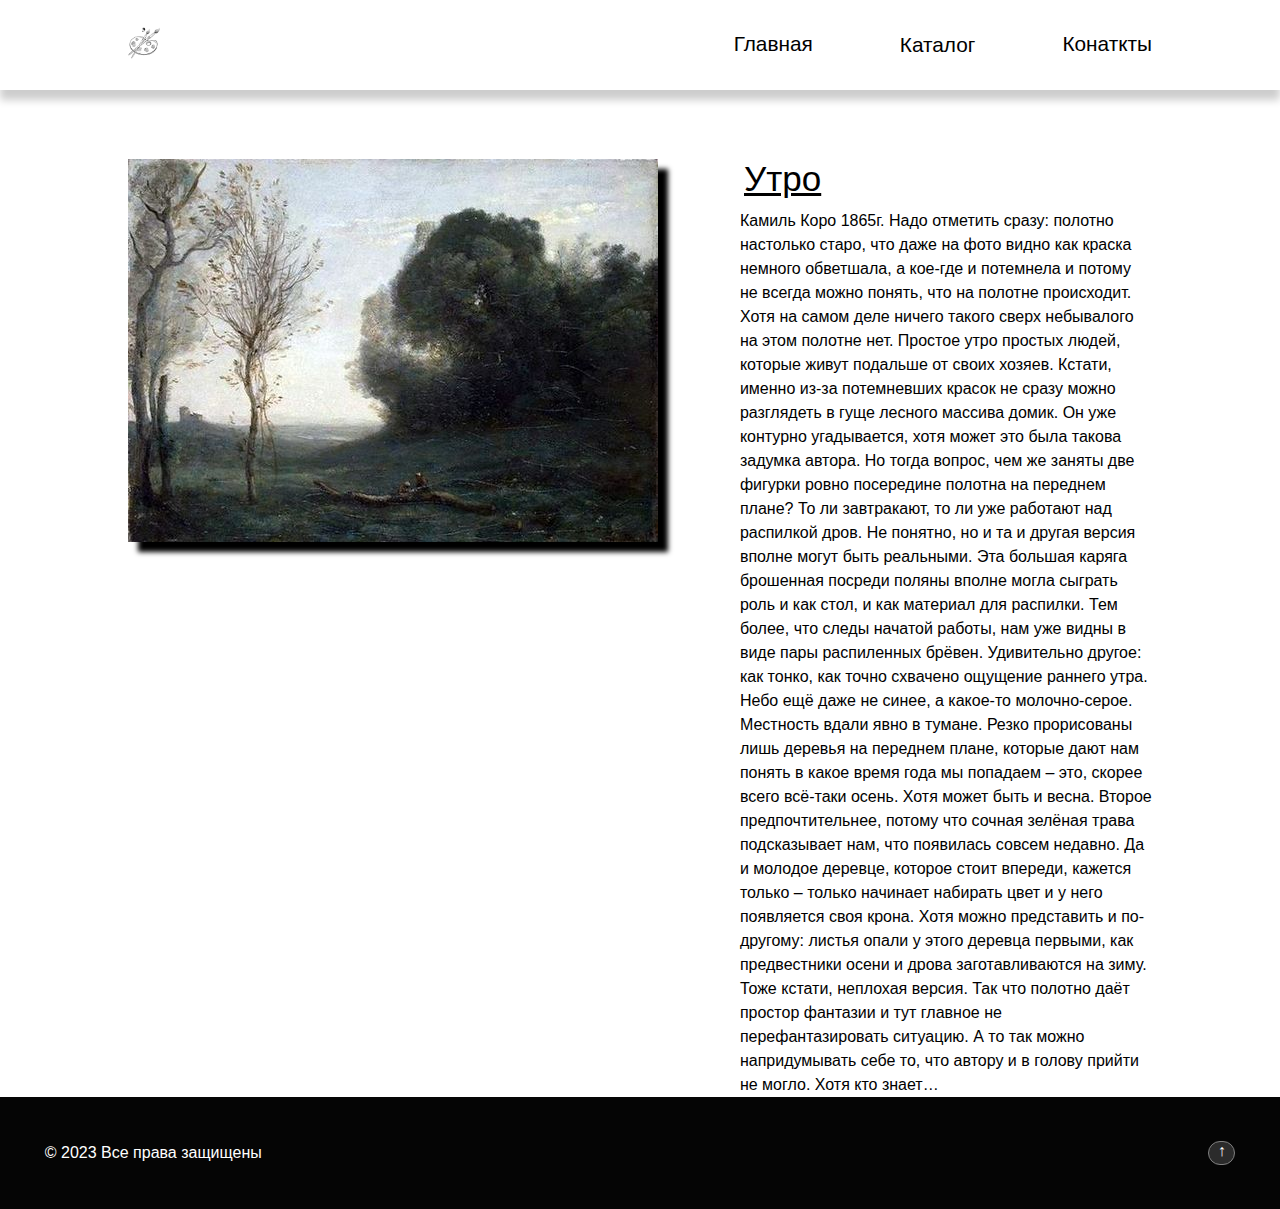
<file: galary/index2.html>
<!DOCTYPE html>
<html>

<head>

	<meta charset="utf-8">
	<title>Утро | Камиль Коро</title>
	<link rel="stylesheet" href="style1.css">

</head>
<div>
     <div class="mhead">
	<div class=" header">
		
		<div class="header-line">
			<div class="header-logo">
				<img src="images/logo.png" height="10%" width="10%" alt="лого"> 
		
			</div>
		</div>
		<div class="head">
			<div class="nav">
				
				<a class="nav-item" href="index1.html"> Главная </a>
				<div class="dropdown">
					<button onclick="myFunction()" class="dropbtn">Каталог</button>
					  <div id="myDropdown" class="dropdown-content">
						<a href="index2.html">Утро</a>
						<a href="index3.html">Воз сена</a>
						<a href="index4.html">Купание Дианы</a>
						<a href="index5.html">Воспоминание о Мортфонтене</a>
						<a href="index6.html">Венеция</a>
						<a href="index7.html">Порыв ветра</a>
						<a href="index8.html">Церковь в Марисселе </a>
						<a href="index9.html">Мост в Нарни</a>
					  </div>
					</div>
				<a class="nav-item" href="https://www.instagram.com/baranove_0"> Конаткты </a>
			</div>
		</div>
	</div>
	
    </div>
</div>
<div class="page">

<div class="img">
	<div class="img1">
	
	</div>
</div>
<div class="inf">
<div class="name"> Утро </div>
<div class="text"> Камиль Коро 1865г. 
	 Надо отметить сразу: полотно настолько старо, что даже на фото видно как краска немного обветшала, а кое-где и потемнела и потому не всегда можно понять, что на полотне происходит. Хотя на самом деле ничего такого сверх небывалого на этом полотне нет.
	Простое утро простых людей, которые живут подальше от своих хозяев. Кстати, именно из-за потемневших красок не сразу можно разглядеть в гуще лесного массива домик. Он уже контурно угадывается, хотя может это была такова задумка автора. Но тогда вопрос, чем же заняты две фигурки ровно посередине полотна на переднем плане? То ли завтракают, то ли уже работают над распилкой дров.
	Не понятно, но и та и другая версия вполне могут быть реальными. Эта большая каряга брошенная посреди поляны вполне могла сыграть роль и как стол, и как материал для распилки. Тем более, что следы начатой работы, нам уже видны в виде пары распиленных брёвен.
	Удивительно другое: как тонко, как точно схвачено ощущение раннего утра. Небо ещё даже не синее, а какое-то молочно-серое. Местность вдали явно в тумане. Резко прорисованы лишь деревья на переднем плане, которые дают нам понять в какое время года мы попадаем – это, скорее всего всё-таки осень. Хотя может быть и весна. Второе предпочтительнее, потому что сочная зелёная трава подсказывает нам, что появилась совсем недавно. Да и молодое деревце, которое стоит впереди, кажется только – только начинает набирать цвет и у него появляется своя крона.
	Хотя можно представить и по-другому: листья опали у этого деревца первыми, как предвестники осени и дрова заготавливаются на зиму. Тоже кстати, неплохая версия. Так что полотно даёт простор фантазии и тут главное не перефантазировать ситуацию. А то так можно напридумывать себе то, что автору и в голову прийти не могло. Хотя кто знает…
	</div>




</div>







</div>

		</div>	

		<div class="footer">
			<div class="foottxt1">  
				© 2023  Все права защищены 
			</div>
			<div class="up" onclick="location.href='#'"> ↑</div>
			
			  </div>
			  <script>
				/* When the user clicks on the button, 
				toggle between hiding and showing the dropdown content */
				function myFunction() {
					document.getElementById("myDropdown").classList.toggle("show");
				}
				
				// Close the dropdown if the user clicks outside of it
				window.onclick = function(event) {
				  if (!event.target.matches('.dropbtn')) {
				
					var dropdowns = document.getElementsByClassName("dropdown-content");
					var i;
					for (i = 0; i < dropdowns.length; i++) {
					  var openDropdown = dropdowns[i];
					  if (openDropdown.classList.contains('show')) {
						openDropdown.classList.remove('show');
					  }
					}
				  }
				}
				</script>
		</body>

</html>
</file>
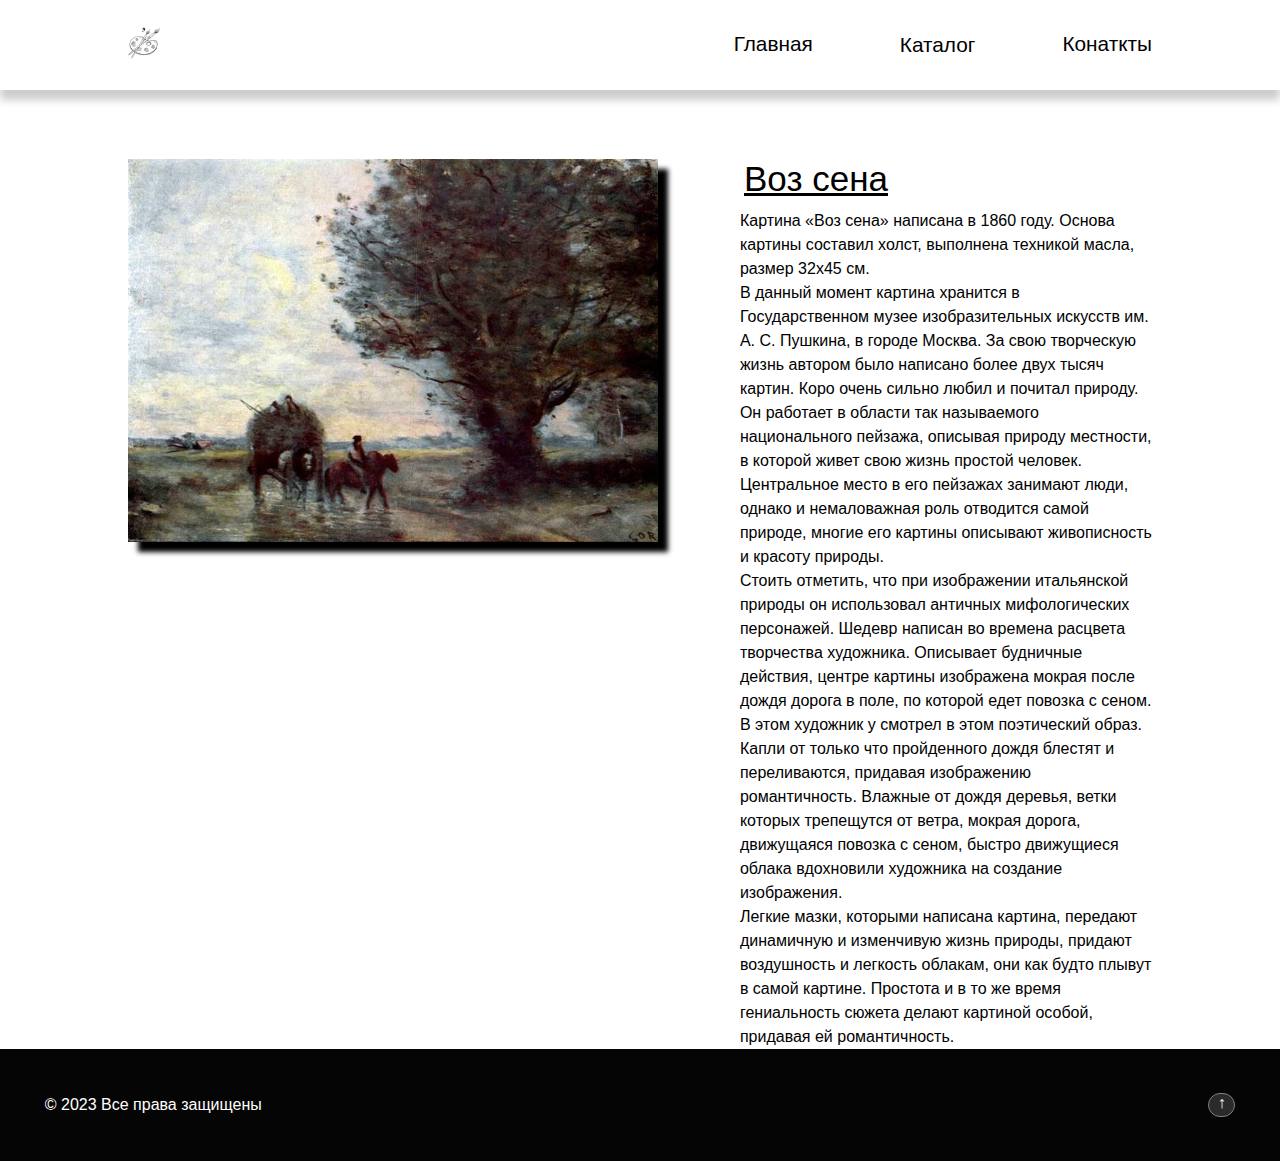
<file: galary/index3.html>
<!DOCTYPE html>
<html>

<head>

	<meta charset="utf-8">
	<title> Воз Сена | Камиль Коро</title>
	<link rel="stylesheet" href="style1.css">

</head>
<div>

	<div class=" header">
		
		<div class="header-line">
			<div class="header-logo">
				<img src="images/logo.png" height="10%" width="10%" alt="лого"> 
		
			</div>
		</div>
		<div class="head">
			<div class="nav">
				
				<a class="nav-item" href="index1.html"> Главная </a>
				<div class="dropdown">
					<button onclick="myFunction()" class="dropbtn">Каталог</button>
					  <div id="myDropdown" class="dropdown-content">
						<a href="index2.html">Утро</a>
						<a href="index3.html">Воз сена</a>
						<a href="index4.html">Купание Дианы</a>
						<a href="index5.html">Воспоминание о Мортфонтене</a>
						<a href="index6.html">Венеция</a>
						<a href="index7.html">Порыв ветра</a>
						<a href="index8.html">Церковь в Марисселе </a>
						<a href="index9.html">Мост в Нарни</a>
					  </div>
					</div>
				<a class="nav-item" href="https://www.instagram.com/baranove_0"> Конаткты </a>
			</div>
		</div>
	</div>
	
		</div>
<div class="page">

<div class="img">
	<div class="img2"> </div>
</div>
<div class="inf">
<div class="name"> Воз сена </div>
<div class="text">
    Картина «Воз сена» написана в 1860 году. Основа картины составил холст, выполнена техникой масла, размер 32х45 см. <br>  В данный момент картина хранится в Государственном музее изобразительных искусств им. А. С. Пушкина, в городе Москва. За свою творческую жизнь автором было написано более двух тысяч картин. Коро очень сильно любил и почитал природу. Он работает в области так называемого национального пейзажа, описывая природу местности, в которой живет свою жизнь простой человек. 
Центральное место в его пейзажах занимают люди, однако и немаловажная роль отводится самой природе, многие его картины описывают живописность и красоту природы. <br> Стоить отметить, что при изображении итальянской природы он использовал античных мифологических персонажей.
Шедевр написан во времена расцвета творчества художника. Описывает будничные действия, центре картины изображена мокрая после дождя дорога в поле, по которой едет повозка с сеном. В этом художник у смотрел в этом поэтический образ. Капли от только что пройденного дождя блестят и переливаются, придавая изображению романтичность. Влажные от дождя деревья, ветки которых трепещутся от ветра, мокрая дорога, движущаяся повозка с сеном, быстро движущиеся облака вдохновили художника на создание изображения. <BR> Легкие мазки, которыми написана картина, передают динамичную и изменчивую жизнь природы, придают воздушность и легкость облакам, они как будто плывут в самой картине. Простота и в то же время гениальность сюжета делают картиной особой, придавая ей романтичность.
	</div>


</div>







</div>

		</div>	
		<div class="footer">
			<div class="foottxt1">  
				© 2023  Все права защищены 
			</div>
			<div class="up" onclick="location.href='#'"> ↑</div>
			
			  </div>
			  <script>
				/* When the user clicks on the button, 
				toggle between hiding and showing the dropdown content */
				function myFunction() {
					document.getElementById("myDropdown").classList.toggle("show");
				}
				
				// Close the dropdown if the user clicks outside of it
				window.onclick = function(event) {
				  if (!event.target.matches('.dropbtn')) {
				
					var dropdowns = document.getElementsByClassName("dropdown-content");
					var i;
					for (i = 0; i < dropdowns.length; i++) {
					  var openDropdown = dropdowns[i];
					  if (openDropdown.classList.contains('show')) {
						openDropdown.classList.remove('show');
					  }
					}
				  }
				}
				</script>
			</body>

</html>
</file>
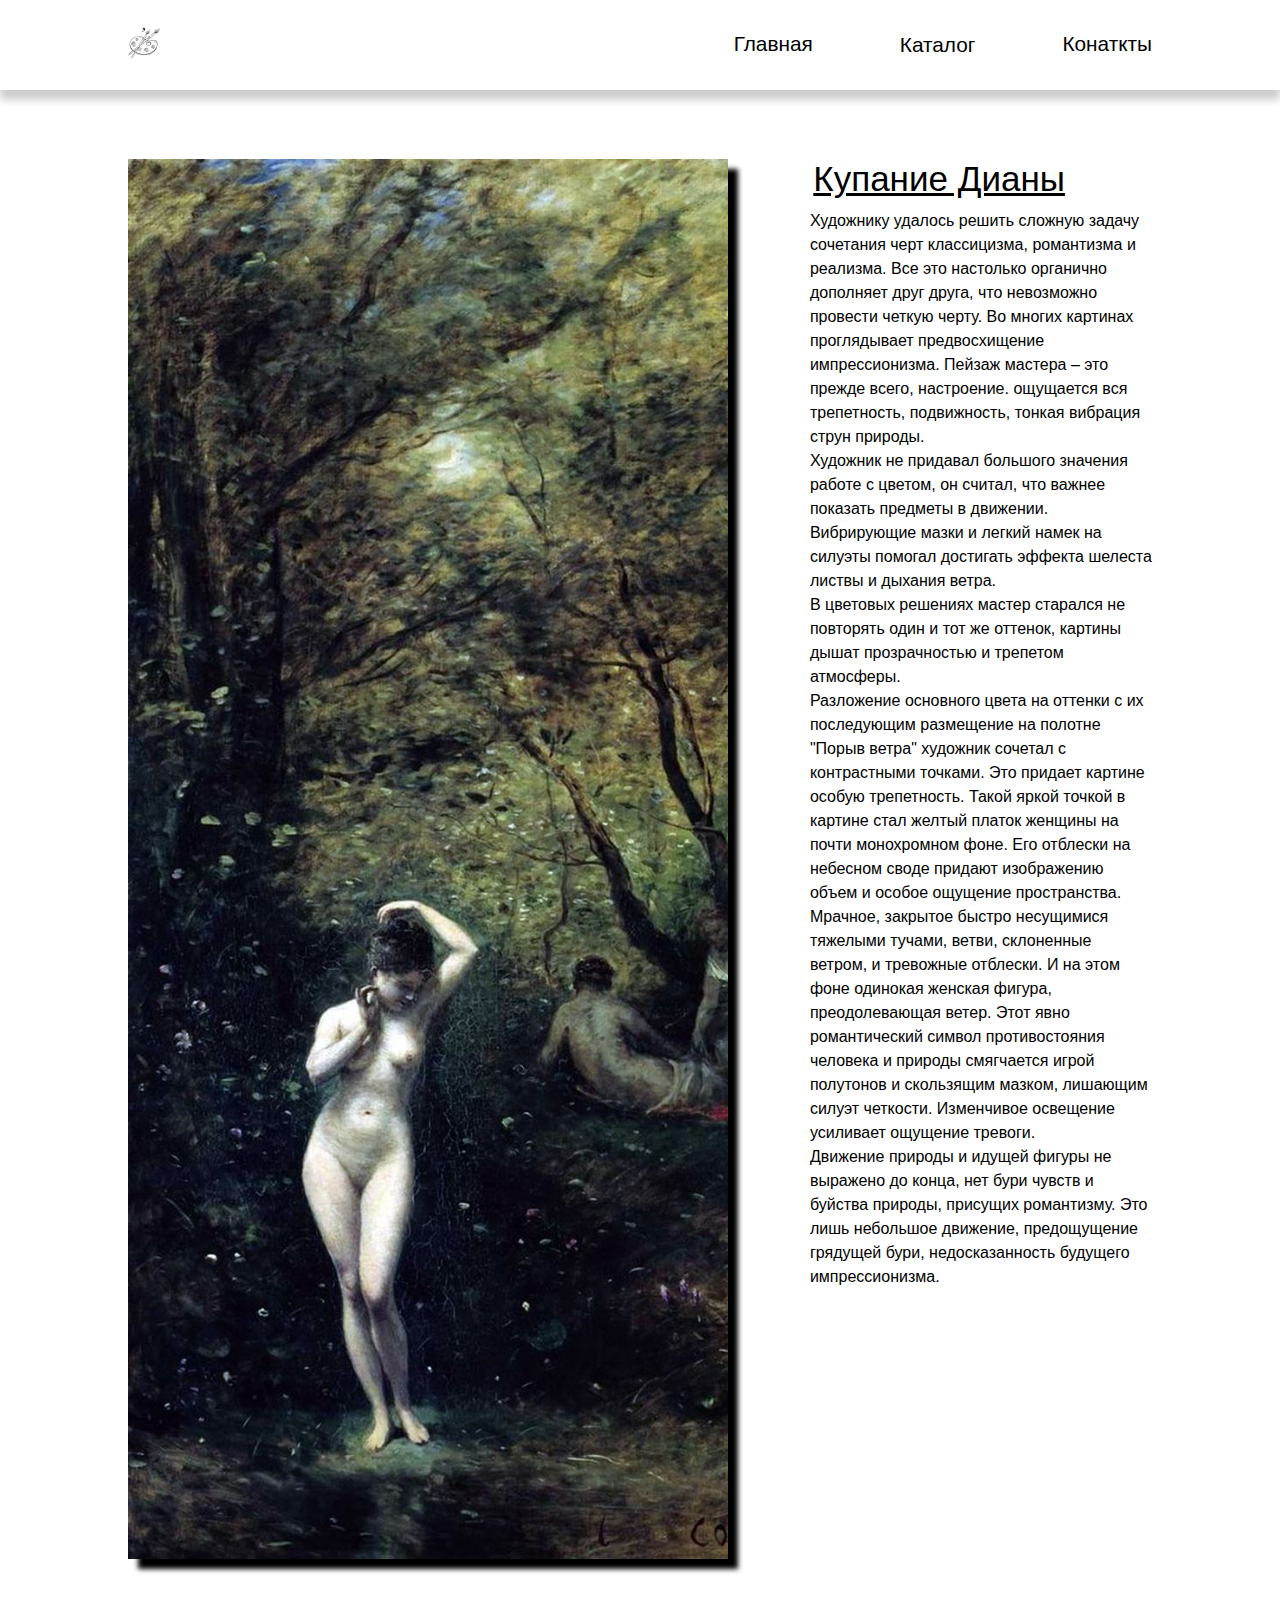
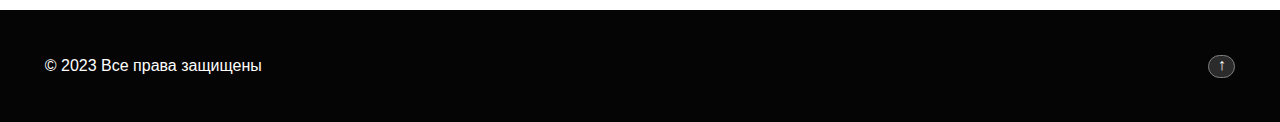
<file: galary/index4.html>
<!DOCTYPE html>
<html>

<head>

	<meta charset="utf-8">
	<title>Купание Дианы | Камиль Коро</title>
	<link rel="stylesheet" href="style1.css">

</head>
<div>

	<div class=" header">
		
		<div class="header-line">
			<div class="header-logo">
				<img src="images/logo.png" height="10%" width="10%" alt="лого"> 
		
			</div>
		</div>
		<div class="head">
			<div class="nav">
				
				<a class="nav-item" href="index1.html"> Главная </a>
				<div class="dropdown">
					<button onclick="myFunction()" class="dropbtn">Каталог</button>
					  <div id="myDropdown" class="dropdown-content">
						<a href="index2.html">Утро</a>
						<a href="index3.html">Воз сена</a>
						<a href="index4.html">Купание Дианы</a>
						<a href="index5.html">Воспоминание о Мортфонтене</a>
						<a href="index6.html">Венеция</a>
						<a href="index7.html">Порыв ветра</a>
						<a href="index8.html">Церковь в Марисселе </a>
						<a href="index9.html">Мост в Нарни</a>
					  </div>
					</div>
				<a class="nav-item" href="https://www.instagram.com/baranove_0"> Конаткты </a>
			</div>
		</div>
	</div>
	
		</div>
<div class="page">

	<div class="img">
		<div class="img3"> </div>
	</div>
<div class="inf">
<div class="name">  Купание Дианы </div>
<div class="text">
    Художнику удалось решить сложную задачу сочетания черт классицизма, романтизма и реализма. Все это настолько органично дополняет друг друга, что невозможно провести четкую черту. Во многих картинах проглядывает предвосхищение импрессионизма. Пейзаж мастера – это прежде всего, настроение. ощущается вся трепетность, подвижность, тонкая вибрация струн природы. <br>
Художник не придавал большого значения работе с цветом, он считал, что важнее показать предметы в движении. Вибрирующие мазки и легкий намек на силуэты помогал достигать эффекта шелеста листвы и дыхания ветра.<br>
В цветовых решениях мастер старался не повторять один и тот же оттенок, картины дышат прозрачностью и трепетом атмосферы. <br>
Разложение основного цвета на оттенки с их последующим размещение на полотне "Порыв ветра" художник сочетал с контрастными точками. Это придает картине особую трепетность. Такой яркой точкой в картине стал желтый платок женщины на почти монохромном фоне. Его отблески на небесном своде придают изображению объем и особое ощущение пространства. <br>
Мрачное, закрытое быстро несущимися тяжелыми тучами, ветви, склоненные ветром, и тревожные отблески. И на этом фоне одинокая женская фигура, преодолевающая ветер. Этот явно романтический символ противостояния человека и природы смягчается игрой полутонов и скользящим мазком, лишающим силуэт четкости. Изменчивое освещение усиливает ощущение тревоги. <br>
Движение природы и идущей фигуры не выражено до конца, нет бури чувств и буйства природы, присущих романтизму. Это лишь небольшое движение, предощущение грядущей бури, недосказанность будущего импрессионизма.
	</div>


</div>







</div>

		</div>	

		<div class="footer">
			<div class="foottxt1">  
				© 2023  Все права защищены 
			</div>
			<div class="up" onclick="location.href='#'"> ↑</div>
			
			  </div>
			  <script>
				/* When the user clicks on the button, 
				toggle between hiding and showing the dropdown content */
				function myFunction() {
					document.getElementById("myDropdown").classList.toggle("show");
				}
				
				// Close the dropdown if the user clicks outside of it
				window.onclick = function(event) {
				  if (!event.target.matches('.dropbtn')) {
				
					var dropdowns = document.getElementsByClassName("dropdown-content");
					var i;
					for (i = 0; i < dropdowns.length; i++) {
					  var openDropdown = dropdowns[i];
					  if (openDropdown.classList.contains('show')) {
						openDropdown.classList.remove('show');
					  }
					}
				  }
				}
				</script>
		</body>

</html>
</file>
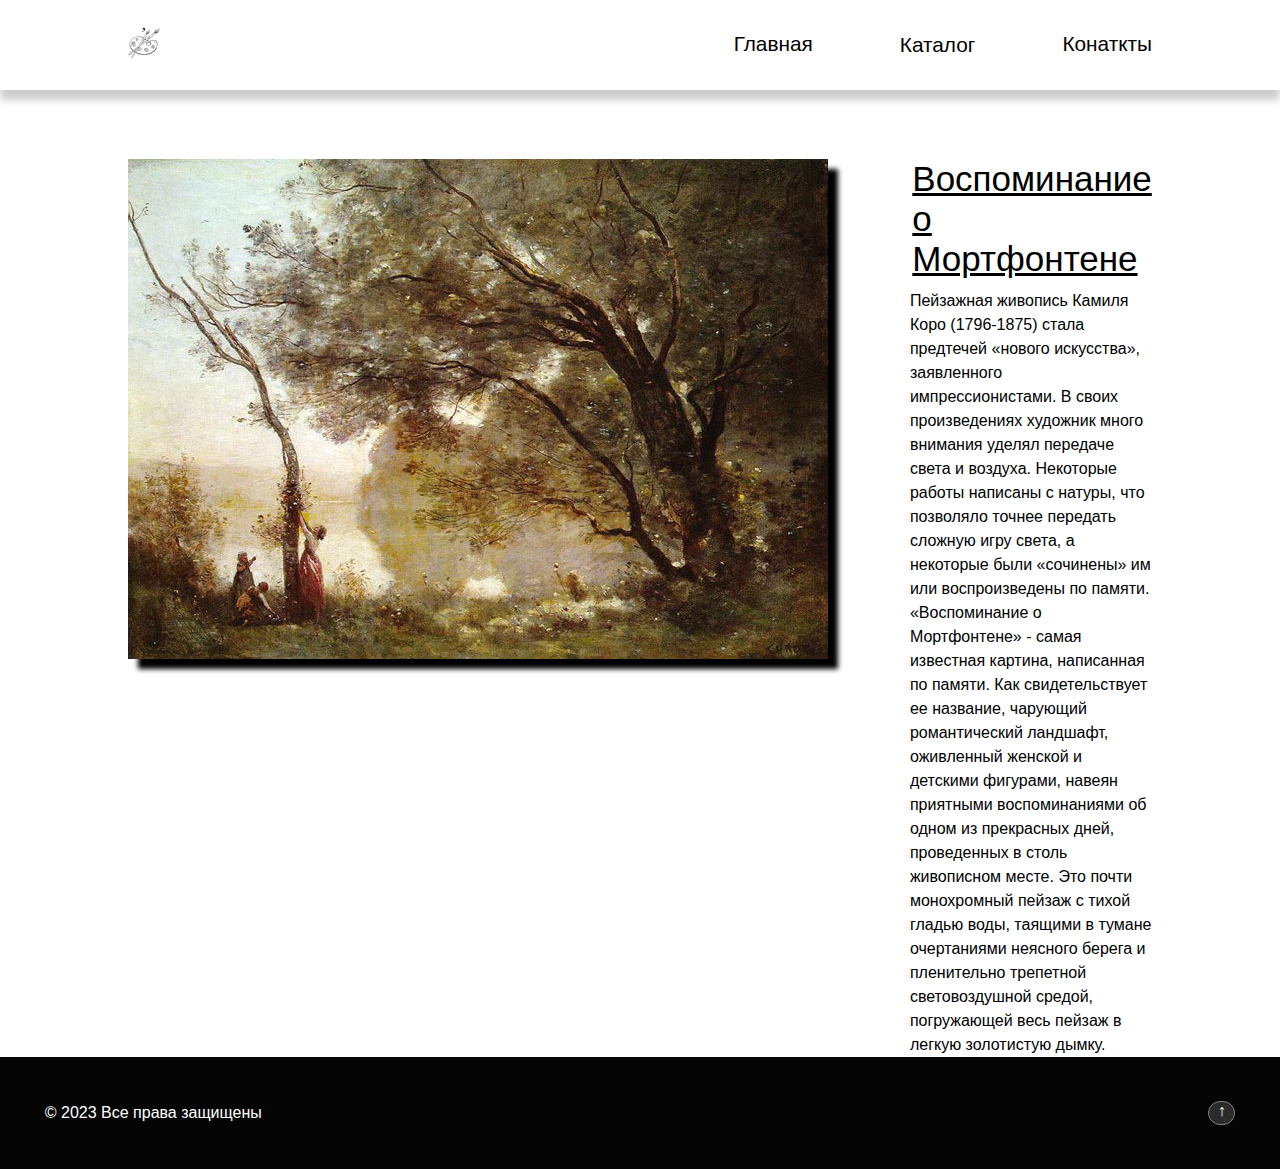
<file: galary/index5.html>
<!DOCTYPE html>
<html>

<head>

	<meta charset="utf-8">
	<title> Воспоминание о Мортфонтене| Камиль Коро</title>
	<link rel="stylesheet" href="style1.css">

</head>
<div>

	<div class=" header">
		
		<div class="header-line">
			<div class="header-logo">
				<img src="images/logo.png" height="10%" width="10%" alt="лого"> 
		
			</div>
		</div>
		<div class="head">
			<div class="nav">
				
				<a class="nav-item" href="index1.html"> Главная </a>
				<div class="dropdown">
					<button onclick="myFunction()" class="dropbtn">Каталог</button>
					  <div id="myDropdown" class="dropdown-content">
						<a href="index2.html">Утро</a>
						<a href="index3.html">Воз сена</a>
						<a href="index4.html">Купание Дианы</a>
						<a href="index5.html">Воспоминание о Мортфонтене</a>
						<a href="index6.html">Венеция</a>
						<a href="index7.html">Порыв ветра</a>
						<a href="index8.html">Церковь в Марисселе </a>
						<a href="index9.html">Мост в Нарни</a>
					  </div>
					</div>
				<a class="nav-item" href="https://www.instagram.com/baranove_0"> Конаткты </a>
			</div>
		</div>
	</div>
	
		</div>
<div class="page">

<div class="img">
	<div class="img4"> </div>
</div>
<div class="inf">
<div class="name">  Воспоминание о Мортфонтене </div>
<div class="text">
    Пейзажная живопись Камиля Коро (1796-1875) стала предтечей «нового искусства», заявленного импрессионистами. В своих произведениях художник много внимания уделял передаче света и воздуха. Некоторые работы написаны с натуры, что позволяло точнее передать сложную игру света, а некоторые были «сочинены» им или воспроизведены по памяти. <BR>

    «Воспоминание о Мортфонтене» - самая известная картина, написанная по памяти. Как свидетельствует ее название, чарующий романтический ландшафт, оживленный женской и детскими фигурами, навеян приятными воспоминаниями об одном из прекрасных дней, проведенных в столь живописном месте. Это почти монохромный пейзаж с тихой гладью воды, таящими в тумане очертаниями неясного берега и пленительно трепетной световоздушной средой, погружающей весь пейзаж в легкую золотистую дымку.
	</div>


</div>







</div>

		</div>	

		<div class="footer">
			<div class="foottxt1">  
				© 2023  Все права защищены 
			</div>
			<div class="up" onclick="location.href='#'"> ↑</div>
			
			  </div>
			  <script>
				/* When the user clicks on the button, 
				toggle between hiding and showing the dropdown content */
				function myFunction() {
					document.getElementById("myDropdown").classList.toggle("show");
				}
				
				// Close the dropdown if the user clicks outside of it
				window.onclick = function(event) {
				  if (!event.target.matches('.dropbtn')) {
				
					var dropdowns = document.getElementsByClassName("dropdown-content");
					var i;
					for (i = 0; i < dropdowns.length; i++) {
					  var openDropdown = dropdowns[i];
					  if (openDropdown.classList.contains('show')) {
						openDropdown.classList.remove('show');
					  }
					}
				  }
				}
				</script>
		</body>

</html>
</file>
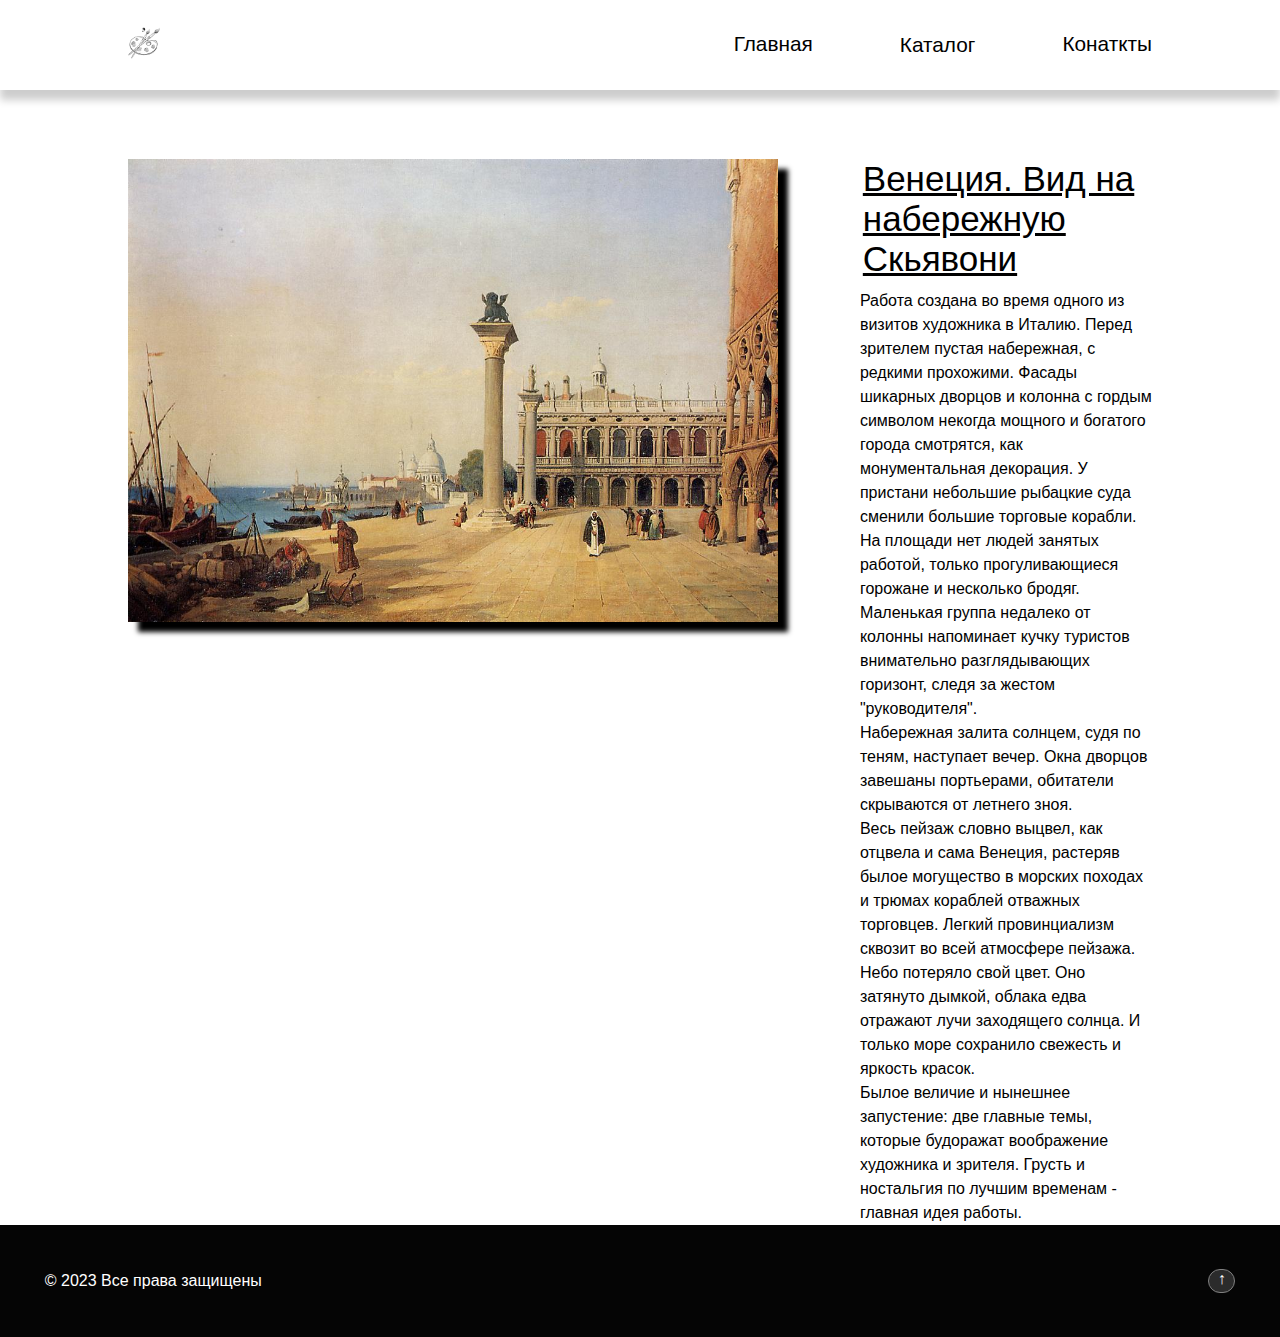
<file: galary/index6.html>
<!DOCTYPE html>
<html>

<head>

	<meta charset="utf-8">
	<title> Венеция | Камиль Коро</title>
	<link rel="stylesheet" href="style1.css">

</head>
<div>

	<div class=" header">
		
		<div class="header-line">
			<div class="header-logo">
				<img src="images/logo.png" height="10%" width="10%" alt="лого"> 
		
			</div>
		</div>
		<div class="head">
			<div class="nav">
				
				<a class="nav-item" href="index1.html"> Главная </a>
				<div class="dropdown">
					<button onclick="myFunction()" class="dropbtn">Каталог</button>
					  <div id="myDropdown" class="dropdown-content">
						<a href="index2.html">Утро</a>
						<a href="index3.html">Воз сена</a>
						<a href="index4.html">Купание Дианы</a>
						<a href="index5.html">Воспоминание о Мортфонтене</a>
						<a href="index6.html">Венеция</a>
						<a href="index7.html">Порыв ветра</a>
						<a href="index8.html">Церковь в Марисселе </a>
						<a href="index9.html">Мост в Нарни</a>
					  </div>
					</div>
				<a class="nav-item" href="https://www.instagram.com/baranove_0"> Конаткты </a>
			</div>
		</div>
	</div>
	
		</div>
<div class="page">

<div class="img">
 <div class="img5"> </div>
</div>
<div class="inf">
<div class="name">  Венеция. Вид на набережную Скьявони </div>
<div class="text">
    Работа создана во время одного из визитов художника в Италию. Перед зрителем пустая набережная, с редкими прохожими. Фасады шикарных дворцов и колонна с гордым символом некогда мощного и богатого города смотрятся, как монументальная декорация. У пристани небольшие рыбацкие суда сменили большие торговые корабли. <br> 
    На площади нет людей занятых работой, только прогуливающиеся горожане и несколько бродяг. Маленькая группа недалеко от колонны напоминает кучку туристов внимательно разглядывающих горизонт, следя за жестом "руководителя". <br> 

   Набережная залита солнцем, судя по теням, наступает вечер. Окна дворцов завешаны портьерами, обитатели скрываются от летнего зноя. <br> 

   Весь пейзаж словно выцвел, как отцвела и сама Венеция, растеряв былое могущество в морских походах и трюмах кораблей отважных торговцев. Легкий провинциализм сквозит во всей атмосфере пейзажа. <br> 

   Небо потеряло свой цвет. Оно затянуто дымкой, облака едва отражают лучи заходящего солнца. И только море сохранило свежесть и яркость красок.<br> 
   
   Былое величие и нынешнее запустение: две главные темы, которые будоражат воображение художника и зрителя. Грусть и ностальгия по лучшим временам - главная идея работы.
	</div>


</div>







</div>

		</div>	

		<div class="footer">
			<div class="foottxt1">  
				© 2023  Все права защищены 
			</div>
			<div class="up" onclick="location.href='#'"> ↑</div>
			
			  </div>
			  <script>
				/* When the user clicks on the button, 
				toggle between hiding and showing the dropdown content */
				function myFunction() {
					document.getElementById("myDropdown").classList.toggle("show");
				}
				
				// Close the dropdown if the user clicks outside of it
				window.onclick = function(event) {
				  if (!event.target.matches('.dropbtn')) {
				
					var dropdowns = document.getElementsByClassName("dropdown-content");
					var i;
					for (i = 0; i < dropdowns.length; i++) {
					  var openDropdown = dropdowns[i];
					  if (openDropdown.classList.contains('show')) {
						openDropdown.classList.remove('show');
					  }
					}
				  }
				}
				</script>
		</body>

</html>
</file>
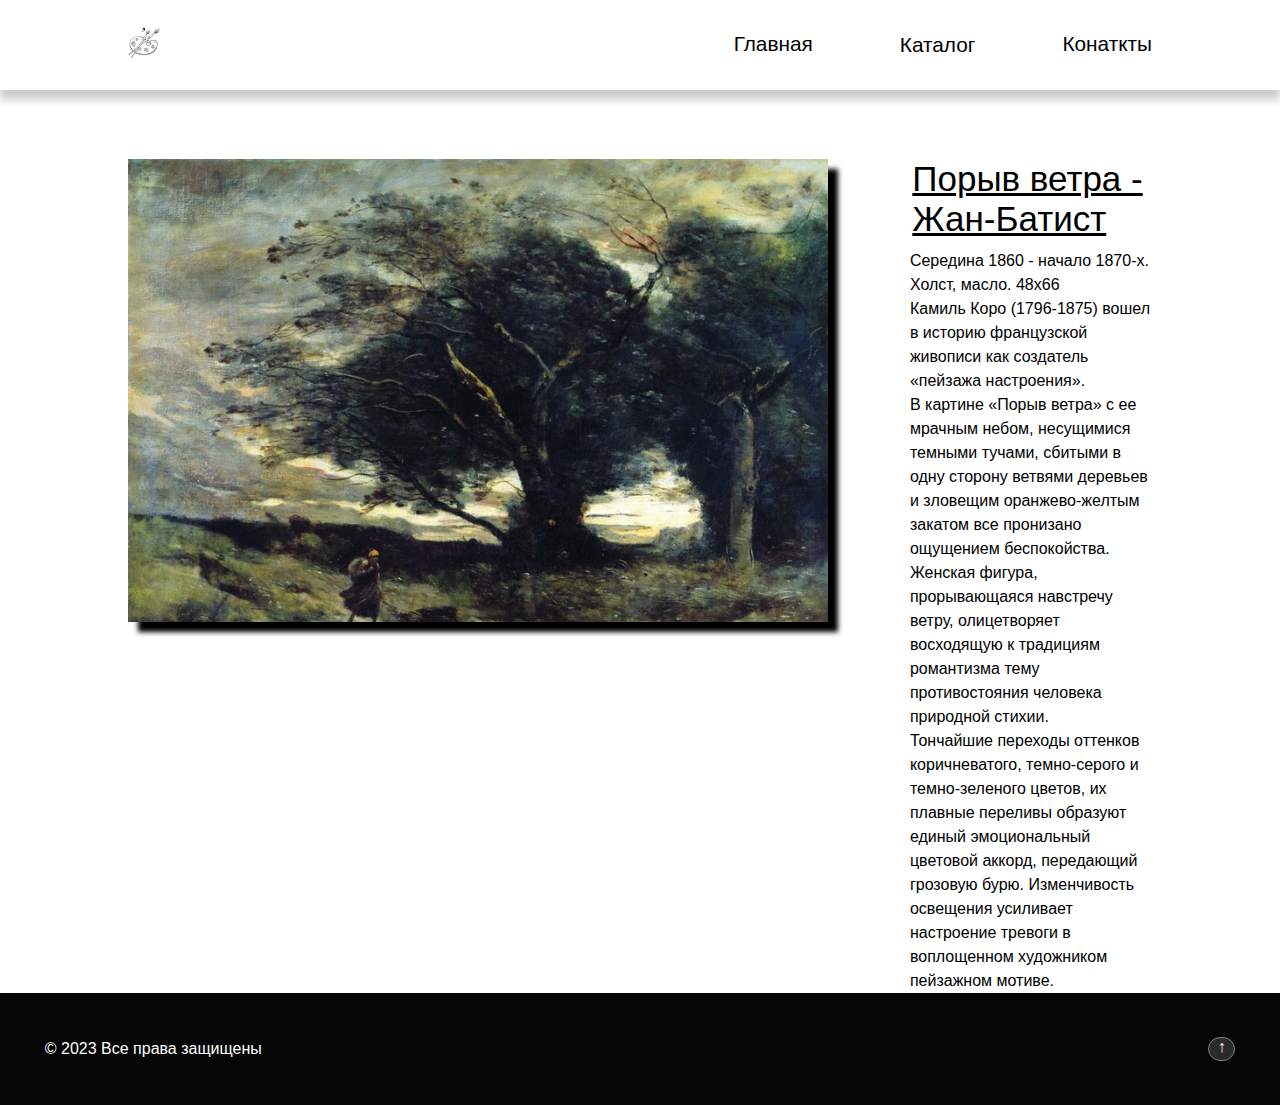
<file: galary/index7.html>
<!DOCTYPE html>
<html>

<head>

	<meta charset="utf-8">
	<title> Порыв Веитра | Камиль Коро</title>
	<link rel="stylesheet" href="style1.css">

</head>
<div>

	<div class=" header">
		
		<div class="header-line">
			<div class="header-logo">
				<img src="images/logo.png" height="10%" width="10%" alt="лого"> 
		
			</div>
		</div>
		<div class="head">
			<div class="nav">
				
				<a class="nav-item" href="index1.html"> Главная </a>
				<div class="dropdown">
					<button onclick="myFunction()" class="dropbtn">Каталог</button>
					  <div id="myDropdown" class="dropdown-content">
						<a href="index2.html">Утро</a>
						<a href="index3.html">Воз сена</a>
						<a href="index4.html">Купание Дианы</a>
						<a href="index5.html">Воспоминание о Мортфонтене</a>
						<a href="index6.html">Венеция</a>
						<a href="index7.html">Порыв ветра</a>
						<a href="index8.html">Церковь в Марисселе </a>
						<a href="index9.html">Мост в Нарни</a>
					  </div>
					</div>
				<a class="nav-item" href="https://www.instagram.com/baranove_0"> Конаткты </a>
			</div>
		</div>
	</div>
	
		</div>
<div class="page">

<div class="img">
  <div class="img6"> </div>
</div>
<div class="inf">
<div class="name">    Порыв ветра - Жан-Батист </div>
<div class="text">
    Середина 1860 - начало 1870-х. Холст, масло. 48x66 <br> 
    Камиль Коро (1796-1875) вошел в историю французской живописи как создатель «пейзажа настроения».<br> 
    В картине «Порыв ветра» с ее мрачным небом, несущимися темными тучами, сбитыми в одну сторону ветвями деревьев и зловещим оранжево-желтым закатом все пронизано ощущением беспокойства. Женская фигура, прорывающаяся навстречу ветру, олицетворяет восходящую к традициям романтизма тему противостояния человека природной стихии.<br>
    Тончайшие переходы оттенков коричневатого, темно-серого и темно-зеленого цветов, их плавные переливы образуют единый эмоциональный цветовой аккорд, передающий грозовую бурю. Изменчивость освещения усиливает настроение тревоги в воплощенном художником пейзажном мотиве. <br>
	</div>


</div>







</div>

		</div>	

		<div class="footer">
			<div class="foottxt1">  
				© 2023  Все права защищены 
			</div>
			<div class="up" onclick="location.href='#'"> ↑</div>
			
			  </div>
			  <script>
				/* When the user clicks on the button, 
				toggle between hiding and showing the dropdown content */
				function myFunction() {
					document.getElementById("myDropdown").classList.toggle("show");
				}
				
				// Close the dropdown if the user clicks outside of it
				window.onclick = function(event) {
				  if (!event.target.matches('.dropbtn')) {
				
					var dropdowns = document.getElementsByClassName("dropdown-content");
					var i;
					for (i = 0; i < dropdowns.length; i++) {
					  var openDropdown = dropdowns[i];
					  if (openDropdown.classList.contains('show')) {
						openDropdown.classList.remove('show');
					  }
					}
				  }
				}
				</script>
		</body>

</html>
</file>
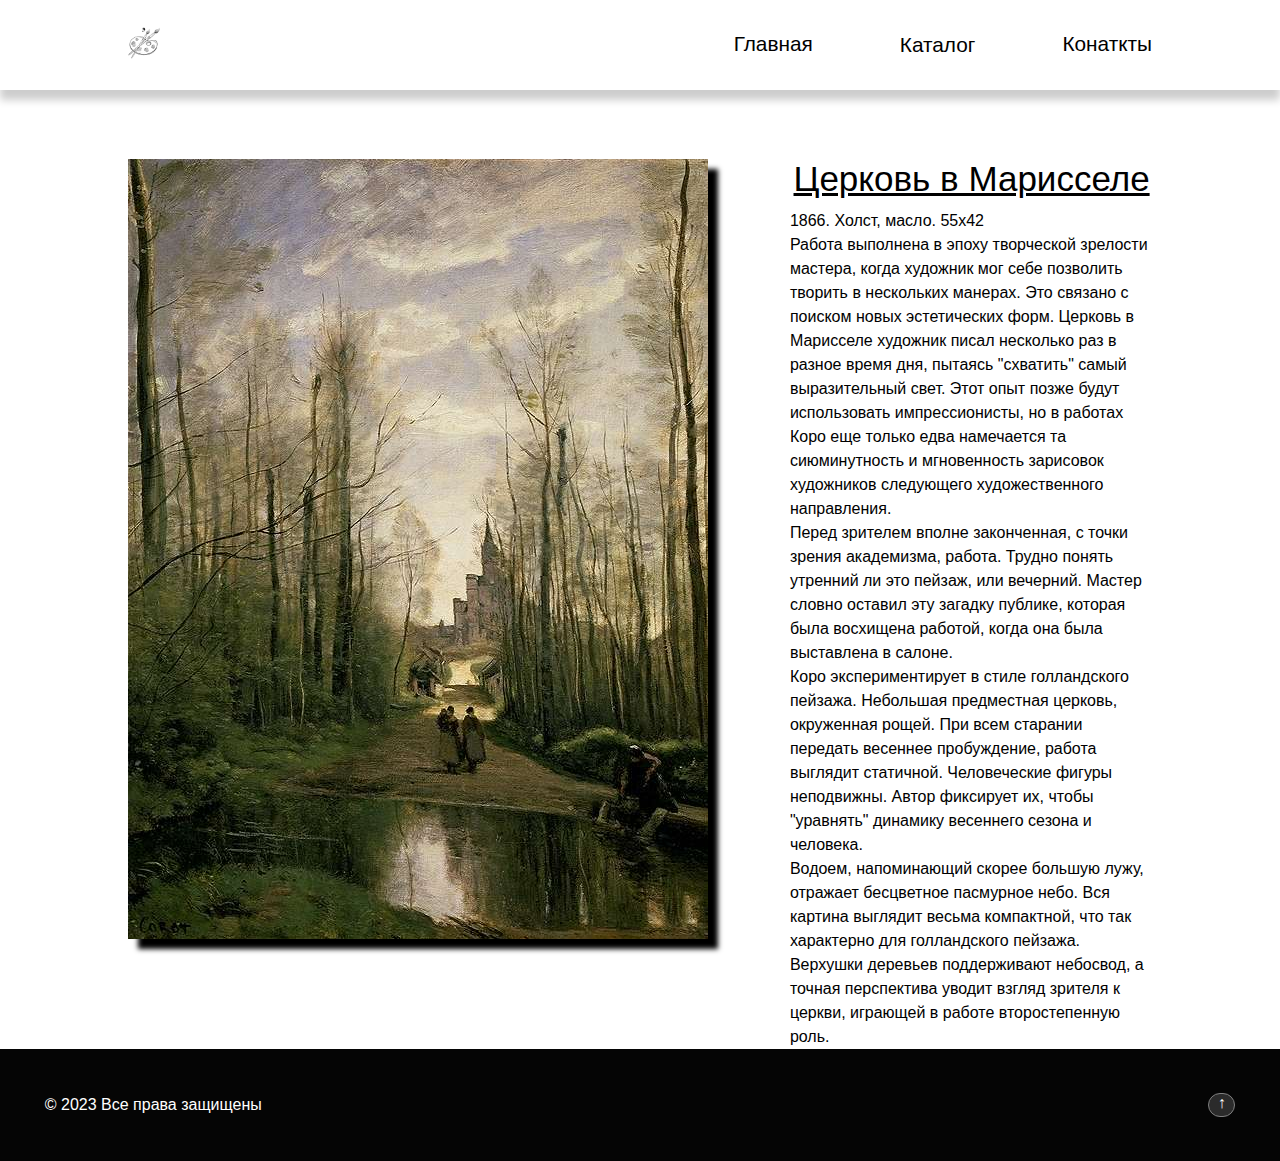
<file: galary/index8.html>
<!DOCTYPE html>
<html>

<head>

	<meta charset="utf-8">
	<title>Церковь в Марисселе | Камиль Коро</title>
	<link rel="stylesheet" href="style1.css">

</head>
<div>

	<div class=" header">
		
		<div class="header-line">
			<div class="header-logo">
				<img src="images/logo.png" height="10%" width="10%" alt="лого"> 
		
			</div>
		</div>
		<div class="head">
			<div class="nav">
				
				<a class="nav-item" href="index1.html"> Главная </a>
				<div class="dropdown">
					<button onclick="myFunction()" class="dropbtn">Каталог</button>
					  <div id="myDropdown" class="dropdown-content">
						<a href="index2.html">Утро</a>
						<a href="index3.html">Воз сена</a>
						<a href="index4.html">Купание Дианы</a>
						<a href="index5.html">Воспоминание о Мортфонтене</a>
						<a href="index6.html">Венеция</a>
						<a href="index7.html">Порыв ветра</a>
						<a href="index8.html">Церковь в Марисселе </a>
						<a href="index9.html">Мост в Нарни</a>
					  </div>
					</div>
				<a class="nav-item" href="https://www.instagram.com/baranove_0"> Конаткты </a>
			</div>
		</div>
	</div>
	
		</div>
<div class="page">

<div class="img">
	<div class="img7"> </div>
</div>
<div class="inf">
<div class="name">     Церковь в Марисселе </div>
<div class="text">
    1866. Холст, масло. 55х42 <br>
    Работа выполнена в эпоху творческой зрелости мастера, когда художник мог себе позволить творить в нескольких манерах. Это связано с поиском новых эстетических форм. Церковь в Марисселе художник писал несколько раз в разное время дня, пытаясь "схватить" самый выразительный свет. Этот опыт позже будут использовать импрессионисты, но в работах Коро еще только едва намечается та сиюминутность и мгновенность зарисовок художников следующего художественного направления.<br>
    Перед зрителем вполне законченная, с точки зрения академизма, работа. Трудно понять утренний ли это пейзаж, или вечерний. Мастер словно оставил эту загадку публике, которая была восхищена работой, когда она была выставлена в салоне.<BR>
        Коро экспериментирует в стиле голландского пейзажа. Небольшая предместная церковь, окруженная рощей. При всем старании передать весеннее пробуждение, работа выглядит статичной. Человеческие фигуры неподвижны. Автор фиксирует их, чтобы "уравнять" динамику весеннего сезона и человека.<br>
        Водоем, напоминающий скорее большую лужу, отражает бесцветное пасмурное небо. Вся картина выглядит весьма компактной, что так характерно для голландского пейзажа. Верхушки деревьев поддерживают небосвод, а точная перспектива уводит взгляд зрителя к церкви, играющей в работе второстепенную роль.<BR>
            

	</div>


</div>







</div>

		</div>	

		<div class="footer">
			<div class="foottxt1">  
				© 2023  Все права защищены 
			</div>
			<div class="up" onclick="location.href='#'"> ↑</div>
			
			  </div>
			  <script>
				/* When the user clicks on the button, 
				toggle between hiding and showing the dropdown content */
				function myFunction() {
					document.getElementById("myDropdown").classList.toggle("show");
				}
				
				// Close the dropdown if the user clicks outside of it
				window.onclick = function(event) {
				  if (!event.target.matches('.dropbtn')) {
				
					var dropdowns = document.getElementsByClassName("dropdown-content");
					var i;
					for (i = 0; i < dropdowns.length; i++) {
					  var openDropdown = dropdowns[i];
					  if (openDropdown.classList.contains('show')) {
						openDropdown.classList.remove('show');
					  }
					}
				  }
				}
				</script>
		</body>

</html>
</file>
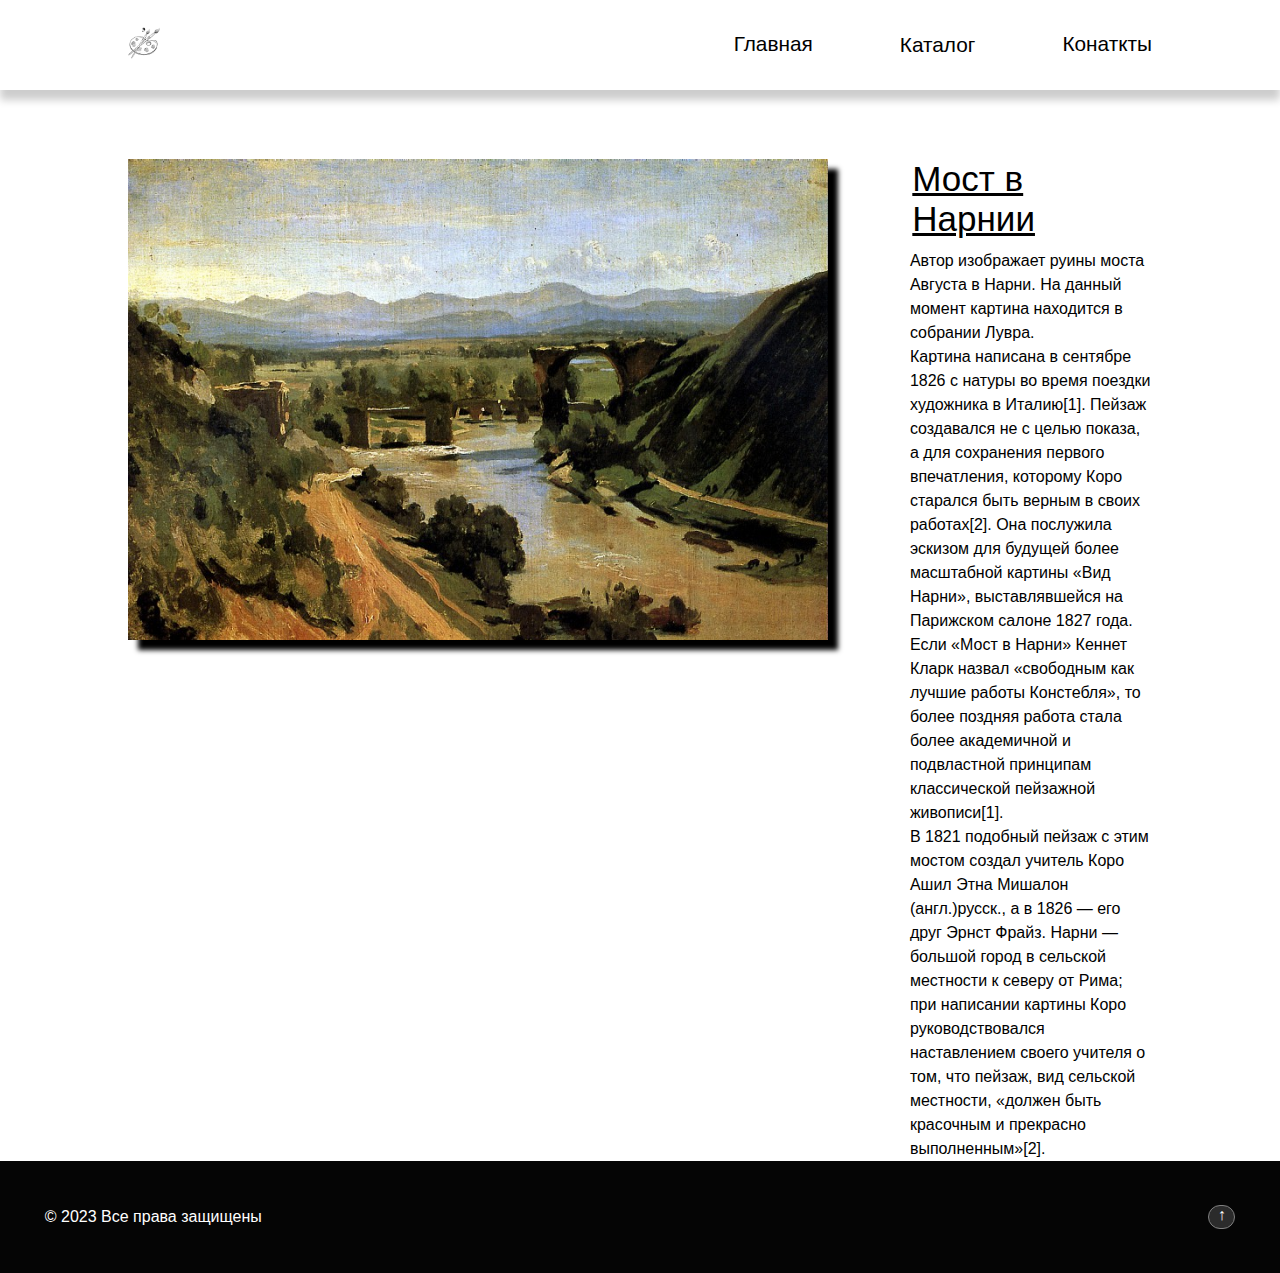
<file: galary/index9.html>
<!DOCTYPE html>
<html>

<head>

	<meta charset="utf-8">
	<title>Мост в Нарнии | Камиль Коро</title>
	<link rel="stylesheet" href="style1.css">

</head>
<div>

	<div class=" header">
		
		<div class="header-line">
			<div class="header-logo">
				<img src="images/logo.png" height="10%" width="10%" alt="лого"> 
		
			</div>
		</div>
		<div class="head">
			<div class="nav">
				
				<a class="nav-item" href="index1.html"> Главная </a>
				<div class="dropdown">
					<button onclick="myFunction()" class="dropbtn">Каталог</button>
					  <div id="myDropdown" class="dropdown-content">
						<a href="index2.html">Утро</a>
						<a href="index3.html">Воз сена</a>
						<a href="index4.html">Купание Дианы</a>
						<a href="index5.html">Воспоминание о Мортфонтене</a>
						<a href="index6.html">Венеция</a>
						<a href="index7.html">Порыв ветра</a>
						<a href="index8.html">Церковь в Марисселе </a>
						<a href="index9.html">Мост в Нарни</a>
					  </div>
					</div>
				<a class="nav-item" href="https://www.instagram.com/baranove_0"> Конаткты </a>
			</div>
		</div>
	</div>
	
		</div>
<div class="page">

<div class="img">
	<div class="img8"> </div>
</div>
<div class="inf">
<div class="name">    Мост в Нарнии </div>
<div class="text">
    
   Автор изображает руины моста Августа в Нарни. На данный момент картина находится в собрании Лувра. <br>
 Картина написана в сентябре 1826 с натуры во время поездки художника в Италию[1]. Пейзаж создавался не с целью показа, а для сохранения первого впечатления, которому Коро старался быть верным в своих работах[2]. Она послужила эскизом для будущей более масштабной картины «Вид Нарни», выставлявшейся на Парижском салоне 1827 года. Если «Мост в Нарни» Кеннет Кларк назвал «свободным как лучшие работы Констебля», то более поздняя работа стала более академичной и подвластной принципам классической пейзажной живописи[1]. <br>
 В 1821 подобный пейзаж с этим мостом создал учитель Коро Ашил Этна Мишалон (англ.)русск., а в 1826 — его друг Эрнст Фрайз. Нарни — большой город в сельской местности к северу от Рима; при написании картины Коро руководствовался наставлением своего учителя о том, что пейзаж, вид сельской местности, «должен быть красочным и прекрасно выполненным»[2].<br>

            

	</div>


</div>







</div>

		</div>	
		<div class="footer">
			<div class="foottxt1">  
				© 2023  Все права защищены 
			</div>
			<div class="up" onclick="location.href='#'"> ↑</div>
			
			  </div>
			  <script>
				/* When the user clicks on the button, 
				toggle between hiding and showing the dropdown content */
				function myFunction() {
					document.getElementById("myDropdown").classList.toggle("show");
				}
				
				// Close the dropdown if the user clicks outside of it
				window.onclick = function(event) {
				  if (!event.target.matches('.dropbtn')) {
				
					var dropdowns = document.getElementsByClassName("dropdown-content");
					var i;
					for (i = 0; i < dropdowns.length; i++) {
					  var openDropdown = dropdowns[i];
					  if (openDropdown.classList.contains('show')) {
						openDropdown.classList.remove('show');
					  }
					}
				  }
				}
				</script>
		</body>

</html>
</file>
<file: form/style.css>
body {
  display: flex;
  justify-content: center;
  align-items: center;
  height: 100vh;
}

form {
  display: grid;
  gap: 10px;
  justify-items: center;
  max-width: 400px;
  padding: 20px;
  border: 1px solid #ccc;
  border-radius: 5px;
}

label {
  display: grid;
  gap: 5px;
  text-align: left;
  width: 100%;
}
input[type="color"]{
  width: 30px;
  height: 30px;
}
input[type="text"],
input[type="email"],

select {
  width: 100%;
  padding: 5px;
  border: 1px solid #ccc;
  border-radius: 3px;
}

.color-picker {
  display: flex;
  gap: 10px;
}

.color-option {
  width: 30px;
  height: 30px;
  border: 1px solid #ccc;
  border-radius: 50%;
  cursor: pointer;
}

.quantity {
  display: flex;
  gap: 5px;
}

.delivery-method {
  display: grid;
  gap: 5px;
  width: 90%;
}

.packaging {
  display: grid;
  gap: 5px;
}

.submit-button {
  margin-top: 10px;
  width: 100%;
}
.delivery-method, 
.packaging {
  display: flex;
  align-items: center;
  
}
 img{
  width: 70%;
  margin-left: auto;
  margin-right: auto;
 }





input::-webkit-outer-spin-button,
input::-webkit-inner-spin-button {
  -webkit-appearance: none;
  margin: 0; /* Chrome, Safari, Edge, Opera */
}

.center{
  text-align: center;
}
.data-time{
  width: 40%;
}
</file>
<file: interactive-map/style.css>
body{
    
    font-family: 'Montserrat', sans-serif;
    font-weight: bolder;

}
.page{
    max-height: 90vh;
}
.header {
    text-align: center;
}
.table {
    transform: scale(2);
    width: 18%;
    max-height: 100px;
    margin-left: 63%;
    margin-top: -40%;
}
.circle {
    width: 30px;
    height: 30px;
    border-radius: 20px;
    background-color: rgb(255, 0, 0);
}
.kariala{
   max-width: 30px;
   height: auto;
}
.kainy {
    width: 30px;
    height: 30px;
    background-color: rgb(255, 0, 0);
}
.footer {
   
    
    color: rgb(183, 183, 183);
    text-align:left;
    padding-top: 35%;
    
}
</file>
<file: table/style.css>
body{
    font-family: arial;
    font-size: 110%;
}
caption {
    text-align: right;
    font-size: larger;
}

thead {
    background: #3399FF;
    border: collapse; 
}

thead td {
    height: 4em;
}

thead tr td:nth-child(1){
    transform: rotate(270deg);
    white-space: nowrap;
}

tbody {
    background-color: #FFFFFF;
    color: #000000;
    border: collapse ;
}

tbody tr td:nth-child(2n+1) {
    text-align: center;
}

tbody tr td:nth-child(2n) {
    text-align: left;
}

table {
    width: 70%;
    margin: 0 auto;
    margin-top: 2%;
}

tbody tr td:nth-child(1) {
    width: 5%;
}

tbody tr td:nth-child(2) {
    width: 40%;
}

tbody tr td:nth-child(3) {
    width: 15%;
}

tbody tr td:nth-child(4) {
    width: 35%;
}

tfoot {
    background-color: #003399;
    color: #FFFFFF;
}

td {
    padding: 1%;
}

tbody tr:nth-child(2n) {
    background-color: #CCCCCC;
}
tbody tr:nth-child(2n) td:nth-last-child(2) {
    color: #990000;
}

tbody tr:nth-child(2n) td:nth-last-child(3) {
    color: #990000;
}
</file>
<file: galary/style.css>
body{
    margin: 0;
    font-family: Arial;
}
.header{

    background-color: WHITE;
    display: flex;
    height: 10vh;
    margin-bottom: 1px;
    box-shadow: 0px 10px 8px rgba(0, 0, 0, 0.2);
}



.header-line{
    margin-right: 5%;
    margin-left: 10%;
    display: flex;
    align-items: center;
}
.head{
    margin-right: 10%;
    margin-left: 10%;
    display: flex;
    align-items: center;
}
.nav{
    text-align: right;

    display: flex;
}
.nav-item{

    color: black;
    text-align: right;
    text-decoration: none;
    font-size: 130%;
    margin-left: 9vh;

}


.main-page{
    background-image: url(images/bfg.jpg);
    height: 100vh;
    background-repeat: no-repeat;
    background-size: cover;
    padding-top: 1px;

}
.name {
    text-shadow: 1px 1px 2px black;
    margin: 15% 10%;
    font-size: 500%;
    color: white;


}



.name-sec {
    text-shadow: 1px 1px 2px black;
    margin-top: 0px;
    font-size: 50%;
    color: white;
}

.izb{
    text-align: center;
    font-size: 150%;
    padding-top: 20px;
    padding-bottom: 20px;
}
.container-1{

    display: flex;
    justify-content:center;
    flex-wrap: wrap;
    flex-direction: row;
    margin-left: 20%;
    margin-right: 20%
}
.block{
    
    font-size: 25px;
    border: 0.3px solid black;
    margin-left: 3%;
    margin-bottom: 3%; 

}
.block1{
  width: 300px;
  height: 350px;
  background-color: #ffffff;
  float: left;
  transition:  0.5s;
}
.block1:hover{
    background-color: rgba(243, 243, 243, 0.815);
    transition: background-color 0.5s;
    box-shadow: 2px 2px 20px 2px rgba(0, 0, 0, 0.885);
    transform: scale(1.05);
    transition:  0.5s;
}
.block2{
    width: 300px;
    height: 350px;
    background-color: #ffffff;
    float: left;
    transition:  0.5s;
}
.block2:hover{
    background-color: rgba(243, 243, 243, 0.815);
    transition: background-color 0.5s;
    box-shadow: 2px 2px 20px 2px rgba(0, 0, 0, 0.885);
    transform: scale(1.05);
    transition:  0.5s;
}
.block3{
    width: 300px;
    height: 350px;
    background-color: #ffffff;
    float: left;
    transition:  0.5s;
}
.block3:hover{
    background-color: rgba(243, 243, 243, 0.815);
    transition: background-ffcolor 0.5s;
    box-shadow: 2px 2px 20px 2px rgba(0, 0, 0, 0.885);
    transform: scale(1.05);
    transition:  0.5s;
}
.block4{
    width: 300px;
    height: 350px;
    background-color: #ffffff;
    float: left; 
    transition:  0.5s;
}
.block4:hover{
    background-color: rgba(243, 243, 243, 0.815);
    transition: background-color 0.5s;
    box-shadow: 2px 2px 20px 2px rgba(0, 0, 0, 0.885);
    transform: scale(1.05);
    transition:  0.5s;
}
.block5{
    width: 300px;
    height: 350px;
    background-color: #ffffff;
    float: left;
    transition:  0.5s;
}
.block5:hover{
    background-color: rgba(243, 243, 243, 0.815);
    transition: background-color 0.5s;
    box-shadow: 2px 2px 20px 2px rgba(0, 0, 0, 0.885);
    transform: scale(1.05);
    transition:  0.5s;
}
.block6{
    width: 300px;
    height: 350px;
    background-color: #ffffff;
    float: left;
    transition:  0.5s;
}
.block6:hover{
    background-color: rgba(243, 243, 243, 0.815);
    transition: background-color 0.5s;
    box-shadow: 2px 2px 20px 2px rgba(0, 0, 0, 0.885);
    transform: scale(1.05);
    transition:  0.5s;
}
.block7{
    width: 300px;
    height: 350px;
    background-color: #ffffff;
    float: left;
    transition:  0.5s;
}
.block7:hover{
    background-color: rgba(243, 243, 243, 0.815);
    transition: background-color 0.5s;
    box-shadow: 2px 2px 20px 2px rgba(0, 0, 0, 0.885);
    transform: scale(1.03);
    transition:  0.5s;
}
.block8{
    width: 300px;
    height: 350px;
    background-color: #ffffff;
    float: left;   
    transition:  0.5s;
}
.block8:hover{
    background-color: rgba(243, 243, 243, 0.815);
    transition: background-color 0.5s;
    box-shadow: 2px 2px 20px 2px rgba(0, 0, 0, 0.885);
    transform: scale(1.05);
    transition:  0.5s;
}



.text1{
 padding-left: 5%;
}

.text7{
    padding-left: 4%;
    font-weight: 600;
    
}
.dis7{
    padding-left: 2%;
    font-size:medium;
}
.text4{
    font-size: 18px;
    font-weight: 600;
    padding-left: 4%;
}
.dis4{
    padding-left: 2%;
    font-size:medium;
}
.text6{
    
    font-weight: 600;
    padding-left: 4%;
}
.dis6{
    padding-left: 2%;
    font-size:medium;
}
.text5{
    
    font-weight: 600;
    padding-left: 4%;
}
.dis5{
    padding-left: 2%;
    font-size:medium;
}
.text3{
    
    font-weight: 600;
    padding-left: 4%;
}
.dis3{
    padding-left: 2%;
    font-size:medium;
}
.text1{
    
    font-weight: 600;
    padding-left: 4%;
}
.dis1{
    padding-left: 2%;
    font-size:medium;
}
.text2{
    
    font-weight: 600;
    padding-left: 4%;
}
.dis2{
    padding-left: 2%;
    font-size:medium;
}
.text8{
    
    font-weight: 600;
    padding-left: 4%;
}
.dis8{
    padding-left: 2%;
    font-size:medium;
}
.up{
    

    margin-left: auto;
    margin-right: 2%;
    color: #ffffff;
    text-align: center;
    border: 1px solid grey;
    
    width: 2%;
    height: 30%;
    margin-top: auto;
    margin-bottom: auto;
    
    border-radius: 20px;
    background-color: rgb(43, 43, 43); 
}
.footer{
    display: flex;
    background-color: rgb(5, 5, 5);
    height: 8vh;
}

.foottxt1{
    color: #ffffff;
    margin-top: auto;
    margin-bottom: auto;
    margin-left: 2%;
    text-align:left;
}
.dropbtn {
    background-color: #ffffff;
    color: black;
    margin-left: auto;
    margin-right: auto;
    font-size: 130%;
    border: none;
    cursor: pointer;
}




.dropdown {
    margin-left: 9vh;
    position: relative;
    display: inline-block;
}


.dropdown-content {
    text-align: left;
    display: none;
    position: absolute;
    background-color: #f1f1f1;
    min-width: 160px;
    box-shadow: 0px 8px 16px 0px rgba(0,0,0,0.2);
    z-index: 1;
}


.dropdown-content a {
    margin-right: auto;
    color: black;
    padding: 12px 16px;
    text-decoration: none;
    display: block;
}


.dropdown-content a:hover {background-color: #ddd}

.show {display:block;}
</file>
<file: galary/style1.css>
body{
    margin: 0;
    font-family: Arial;
}
.header{
    background-color: WHITE;
    display: flex;
    height: 10vh;
    margin-bottom: 18px;
    box-shadow: 0px 10px 8px rgba(0, 0, 0, 0.2);
}


.page{

    display: flex;
    min-height: 83vh;
    justify-content: space-between;
    margin-left: 10%;
    margin-right: 10%;
    background-color: rgb(255, 255, 255);
}

.header-line{
    margin-right: 5%;
    margin-left: 10%;
    display: flex;
    align-items: center;

    
}
.head{
    margin-right: 10%;
    margin-left: 10%;
    display: flex;
    align-items: center;

}
.nav{
    text-align: right;
    display: flex;
    
}
.nav-item{

    color: black;
    text-align: right;
    text-decoration: none;
    font-size: 130%;

    margin-left: 9vh;

}
.img{
    padding-top: 5%;
    padding-bottom: 5%;


}
.footer{
    background-color: rgb(5, 5, 5);
    padding: 20px;
    margin-top: auto;
}
.foottxt1{
    color: #ffffff;
    text-align: center;
}
.name{
    font-size: 35px;
    margin-left: 1%;
    text-decoration: underline;
    
}
.text{
    padding-top: 10px;
    font-size: medium;
    line-height: 1.5;
    text-indent: 20xp;
    
}
.inf{
    padding-top: 5%;
    margin-left: 8%;
}
.img1{
    background-image: url("images/utro+.jpg");
  width: 530px;
  height: 383px;  
  background-repeat: no-repeat;
  box-shadow: 10px 10px 5px rgb(0, 0, 0);
  transition: all 0.5s;
}
.img2{
    background-image: url("images/voz_sena+.jpg");
  width: 530px;
  height: 383px;  
  background-repeat: no-repeat;
  background-size: cover;
  box-shadow: 10px 10px 5px rgb(0, 0, 0);
  transition: all 0.5s;
}
.img3{
    background-image: url("images/kupanie_diani+.jpg");
  width: 600px;
  height: 1400px;  
  background-repeat: no-repeat;
  background-size: cover;
  box-shadow: 10px 10px 5px rgb(0, 0, 0);
  transition: all 0.5s;
}
.img4{
    background-image: url("images/vospominanie-o-mortfontene+.jpg");
  width: 700px;
  height: 500px;  
  background-repeat: no-repeat;
  background-size: cover;
  box-shadow: 10px 10px 5px rgb(0, 0, 0);
  transition: all 0.5s;
}
.img5{
    background-image: url("images/vid-na-naberejnuu-koro+.jpg");
  width: 650px;
  height: 463px;  
  background-repeat: no-repeat;
  background-size: cover;
  box-shadow: 10px 10px 5px rgb(0, 0, 0);
  transition: all 0.5s;
}
.img6{
    background-image: url("images/poryv-vetra-zhan-batist-kamil-koro+.jpg");
  width: 700px;
  height: 463px;  
  background-repeat: no-repeat;
  background-size: cover;
  box-shadow: 10px 10px 5px rgb(0, 0, 0);
  transition: all 0.5s;
}
.img7{
    background-image: url("images/cerkov-v-marissele-koro+.jpg");
  width: 580px;
  height: 780px;  
  background-repeat: no-repeat;
  background-size: cover;
  box-shadow: 10px 10px 5px rgb(0, 0, 0);
  transition: all 0.5s;
}

.img8{
    background-image: url("images/most_narnia+.jpg");
  width: 700px;
  height: 481px;  
  background-repeat: no-repeat;
  background-size: cover;
  box-shadow: 10px 10px 5px rgb(0, 0, 0);
  transition: all 0.5s;
}

.img1:hover{
    background-color: rgba(243, 243, 243, 0.815);
    transition: background-color 0.5s;
    box-shadow: 2px 2px 20px 2px rgba(0, 0, 0, 0.885);
    transform: scale(1.05);
    transition:  0.5s;
}
.img2:hover{
    background-color: rgba(243, 243, 243, 0.815);
    transition: background-color 0.5s;
    box-shadow: 2px 2px 20px 2px rgba(0, 0, 0, 0.885);
    transform: scale(1.05);
    transition:  0.5s;
}
.img3:hover{
    background-color: rgba(243, 243, 243, 0.815);
    transition: background-color 0.5s;
    box-shadow: 2px 2px 20px 2px rgba(0, 0, 0, 0.885);
    transform: scale(1.05);
    transition:  0.5s;
}
.img4:hover{
    background-color: rgba(243, 243, 243, 0.815);
    transition: background-color 0.5s;
    box-shadow: 2px 2px 20px 2px rgba(0, 0, 0, 0.885);
    transform: scale(1.05);
    transition:  0.5s;
}.img5:hover{
    background-color: rgba(243, 243, 243, 0.815);
    transition: background-color 0.5s;
    box-shadow: 2px 2px 20px 2px rgba(0, 0, 0, 0.885);
    transform: scale(1.05);
    transition:  0.5s;
}
.img6:hover{
    background-color: rgba(243, 243, 243, 0.815);
    transition: background-color 0.5s;
    box-shadow: 2px 2px 20px 2px rgba(0, 0, 0, 0.885);
    transform: scale(1.05);
    transition:  0.5s;
}.img7:hover{
    background-color: rgba(243, 243, 243, 0.815);
    transition: background-color 0.5s;
    box-shadow: 2px 2px 20px 2px rgba(0, 0, 0, 0.885);
    transform: scale(1.05);
    transition:  0.5s;
}
.img8:hover{
    background-color: rgba(243, 243, 243, 0.815);
    transition: background-color 0.5s;
    box-shadow: 2px 2px 20px 2px rgba(0, 0, 0, 0.885);
    transform: scale(1.05);
    transition:  0.5s;
}
.up{
    

    margin-left: auto;
    margin-right: 2%;
    color: #ffffff;
    text-align: center;
    border: 1px solid grey;
    
    width: 2%;
    height: 30%;
    margin-top: auto;
    margin-bottom: auto;
    
    border-radius: 20px;
    background-color: rgb(43, 43, 43); 
}
.footer{
    display: flex;
    background-color: rgb(5, 5, 5);
    height: 8vh;
}

.foottxt1{
    color: #ffffff;
    margin-top: auto;
    margin-bottom: auto;
    margin-left: 2%;
    text-align:left;
}
.dropbtn {
    background-color: #ffffff;
    color: black;
    margin-left: auto;
    margin-right: auto;
    font-size: 130%;
    border: none;
    cursor: pointer;
}




.dropdown {
    margin-left: 9vh;
    position: relative;
    display: inline-block;
}


.dropdown-content {
    text-align: left;
    display: none;
    position: absolute;
    background-color: #f1f1f1;
    min-width: 160px;
    box-shadow: 0px 8px 16px 0px rgba(0,0,0,0.2);
    z-index: 1;
}


.dropdown-content a {
    margin-right: auto;
    color: black;
    padding: 12px 16px;
    text-decoration: none;
    display: block;
}


.dropdown-content a:hover {background-color: #ddd}

.show {display:block;}
.p{
    text-indent: 30px;
}
</file>
